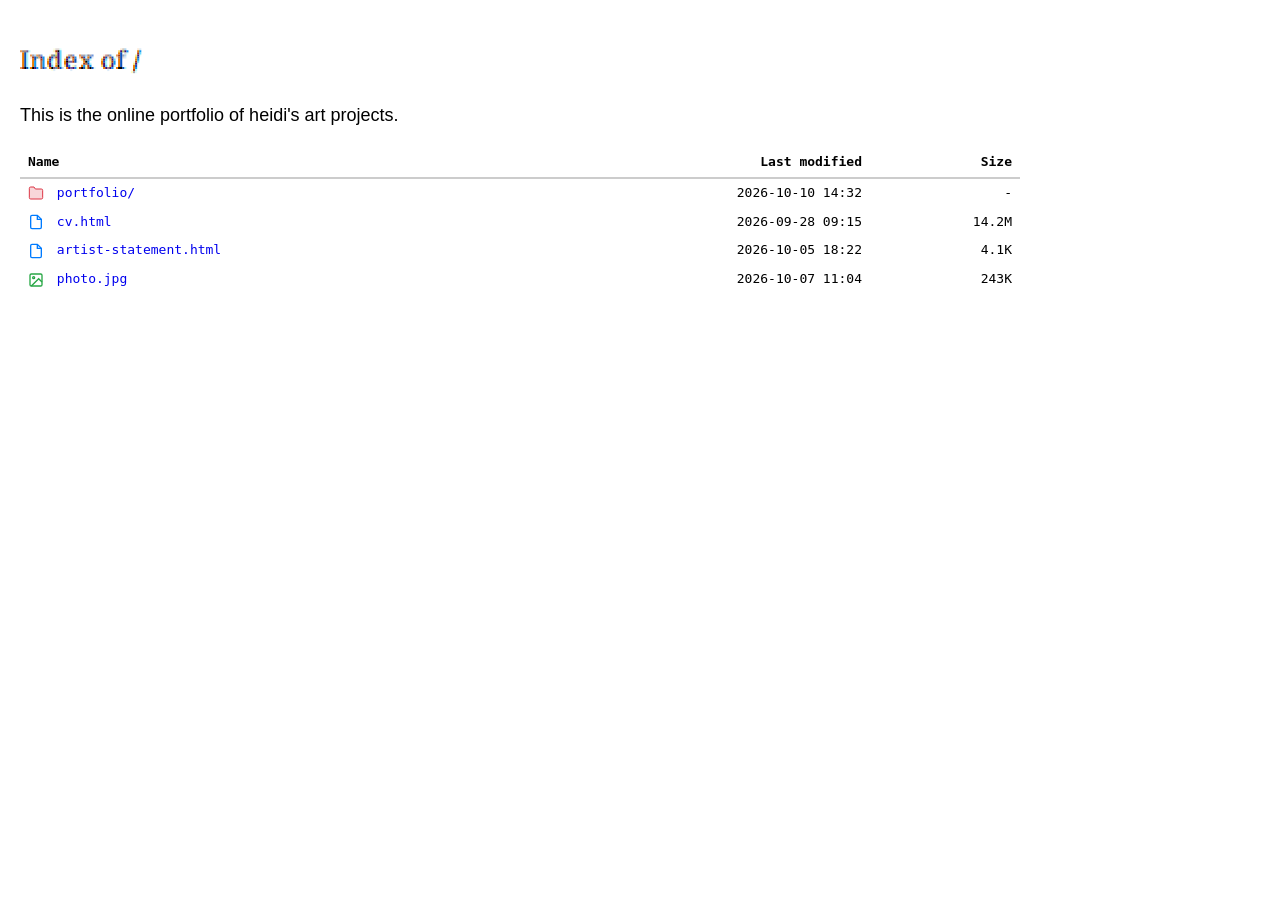
<file: index.html>
<!DOCTYPE html>
<html lang="en">
<head>
    <meta charset="UTF-8">
    <meta name="viewport" content="width=device-width, initial-scale=1.0">
    <title>Heidi.si :: Index of /</title>
    <link rel="stylesheet" type="text/css" href="style.css"></link>
    <style>
@import url('https://fonts.googleapis.com/css2?family=Coral+Pixels&display=swap');
</style>
</head>
<body>

    <h1>Index of /</h1>
<p>This is the online portfolio of heidi's art projects. <!--<a href="#">Click here to compile and download everything in one pdf.</a>--></p>
<div class="table">
    <table>
        <thead>
            <tr>
                <th style="width: 60%;"><a href="#">Name</a></th>
                <th style="width: 25%; text-align: right;"><a href="#">Last modified</a></th>
                <th style="width: 15%; text-align: right;"><a href="#">Size</a></th>
            </tr>
        </thead>
        <tbody>

            <!-- Folder Example -->
            <tr>
                <td>
                    <!-- Folder Icon -->
                    <svg class="icon" viewBox="0 0 24 24" fill="#f8d7da" stroke="#dc3545" stroke-width="1.5"><path d="M22 19a2 2 0 0 1-2 2H4a2 2 0 0 1-2-2V5a2 2 0 0 1 2-2h5l2 3h9a2 2 0 0 1 2 2z"/></svg>
                    <a href="portfolio/index.html">portfolio/</a>
                </td>
                <td class="val-date">2026-10-10 14:32</td>
                <td class="val-size">-</td>
            </tr>

            <!-- Archive/Zip File Example -->
            <tr>
                <td>
                    <svg class="icon" viewBox="0 0 24 24" fill="none" stroke="#007bff" stroke-width="2"><path d="M14 2H6a2 2 0 0 0-2 2v16a2 2 0 0 0 2 2h12a2 2 0 0 0 2-2V8z"/><polyline points="14 2 14 8 20 8"/></svg>
                    <a target="_blank" href="cv.html">cv.html</a>
                </td>
                <td class="val-date">2026-09-28 09:15</td>
                <td class="val-size">14.2M</td>
            </tr>

            <tr>
                <td>
                    <!-- Document Icon -->
                    <svg class="icon" viewBox="0 0 24 24" fill="none" stroke="#007bff" stroke-width="2"><path d="M14 2H6a2 2 0 0 0-2 2v16a2 2 0 0 0 2 2h12a2 2 0 0 0 2-2V8z"/><polyline points="14 2 14 8 20 8"/></svg>
                    <a target="_blank" href="artist-statement.html">artist-statement.html</a>
                </td>
                <td class="val-date">2026-10-05 18:22</td>
                <td class="val-size">4.1K</td>
            </tr>

            <!-- Image File Example -->
            <tr>
                <td>
                    <!-- Image Icon -->
                    <svg class="icon" viewBox="0 0 24 24" fill="none" stroke="#28a745" stroke-width="2"><rect x="3" y="3" width="18" height="18" rx="2" ry="2"/><circle cx="8.5" cy="8.5" r="1.5"/><polyline points="21 15 16 10 5 21"/></svg>
                    <a target="_blank" href="photo.jpg">photo.jpg</a>
                </td>
                <td class="val-date">2026-10-07 11:04</td>
                <td class="val-size">243K</td>
            </tr>


        </tbody>
    </table></div>
    
<script src="script.js"></script>
</body>
</html>
</file>
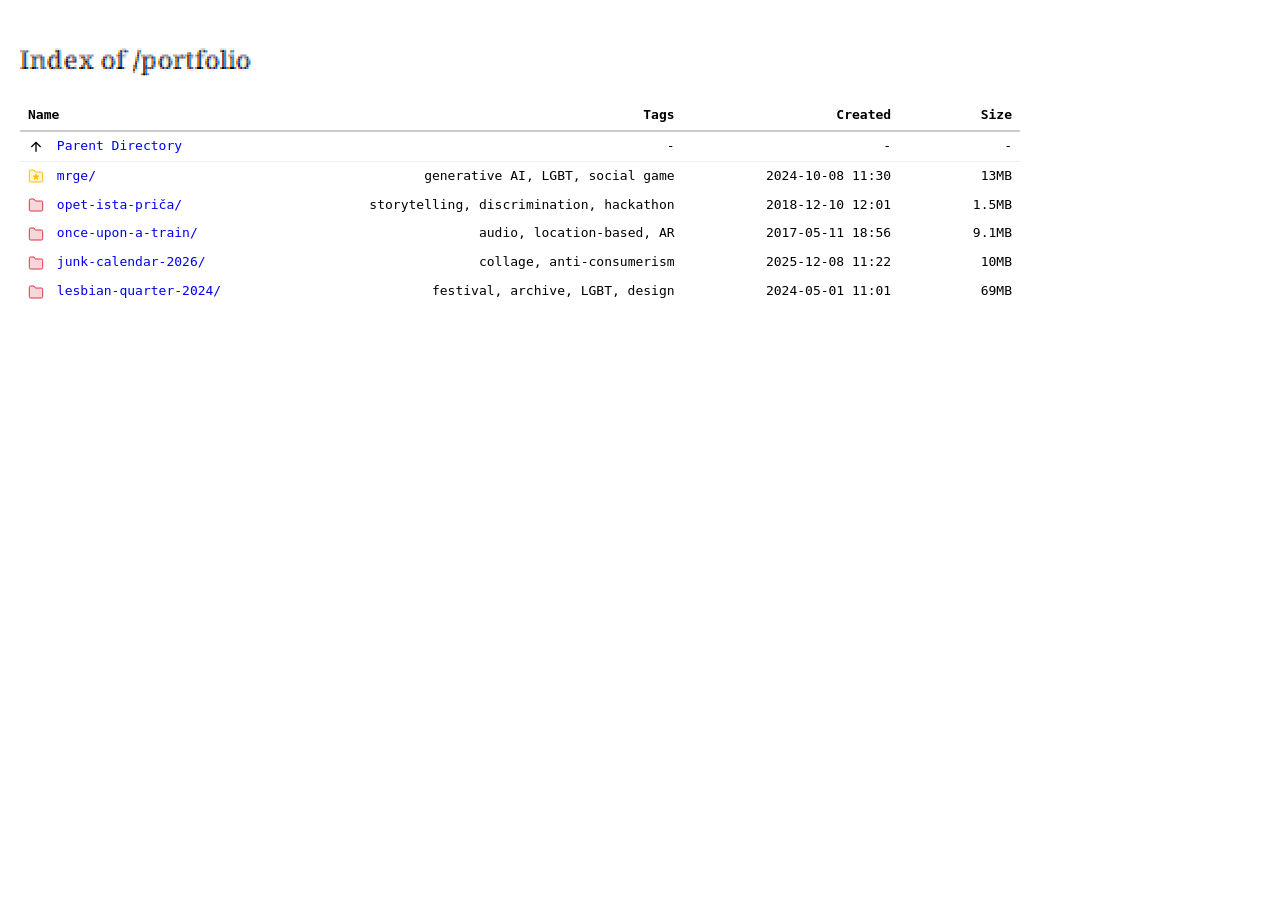
<file: portfolio/index.html>
<!DOCTYPE html>
<html lang="en">
<head>
    <meta charset="UTF-8">
    <meta name="viewport" content="width=device-width, initial-scale=1.0">
    <title>Heidi.si :: Index of /portfolio</title>
    <link rel="stylesheet" type="text/css" href="../style.css"></link>
    <style>
@import url('https://fonts.googleapis.com/css2?family=Coral+Pixels&display=swap');
</style>
</head>
<body>

    <h1>Index of /portfolio</h1>
    <div class="table">
    <table>
        <thead>
            <tr>
                <th style="width: 40%;"><a href="#">Name</a></th>

                <th style="width: 20%; text-align: right;"><a href="#">Tags</a></th>
                <th style="width: 25%; text-align: right;"><a href="#">Created</a></th>
                <th style="width: 15%; text-align: right;"><a href="#">Size</a></th>
            </tr>
        </thead>
        <tbody>
          
            <tr class="parent-row">
                <td>
                    
                    <svg class="icon" viewBox="0 0 24 24" fill="none" stroke="currentColor" stroke-width="2"><path d="M12 19V5M5 12l7-7 7 7"/></svg>
                    <a href="../index.html">Parent Directory</a>
                </td>
                <td class="val-tags">-</td>
                <td class="val-date">-</td>
                <td class="val-size">-</td>
            </tr>

             <!-- Starred Folder / Featured Work Example -->
<tr> 
    <td>
        <!-- Starred Folder Icon -->
        <svg class="icon" viewBox="0 0 24 24" fill="#fff3cd" stroke="#ffc107" stroke-width="1.5">
            <path d="M22 19a2 2 0 0 1-2 2H4a2 2 0 0 1-2-2V5a2 2 0 0 1 2-2h5l2 3h9a2 2 0 0 1 2 2z"/>
            <!-- Star shape knocked out/drawn inside the folder -->
            <polygon fill="#ffc107" points="12,9.5 13.2,12 16,12.2 13.8,14 14.5,16.7 12,15.2 9.5,16.7 10.2,14 8,12.2 10.8,12" />
        </svg>
        <a href="mrge/index.html">mrge/</a>
    </td>
    <td class="val-tags">generative AI, LGBT, social game</td>
    <td class="val-date">2024-10-08 11:30</td>
    <td class="val-size">13MB</td>
</tr>
            

            <!-- Folder Example -->
            <tr>
                <td>
                    <!-- Folder Icon -->
                    <svg class="icon" viewBox="0 0 24 24" fill="#f8d7da" stroke="#dc3545" stroke-width="1.5"><path d="M22 19a2 2 0 0 1-2 2H4a2 2 0 0 1-2-2V5a2 2 0 0 1 2-2h5l2 3h9a2 2 0 0 1 2 2z"/></svg>
                    <a href="opet-ista-prica/index.html">opet-ista-priča/</a>
                </td>
                 <td class="val-tags">storytelling, discrimination, hackathon</td>
                <td class="val-date">2018-12-10 12:01</td>
                <td class="val-size">1.5MB</td>
            </tr>

              <tr>
                <td>
                    <!-- Folder Icon -->
                    <svg class="icon" viewBox="0 0 24 24" fill="#f8d7da" stroke="#dc3545" stroke-width="1.5"><path d="M22 19a2 2 0 0 1-2 2H4a2 2 0 0 1-2-2V5a2 2 0 0 1 2-2h5l2 3h9a2 2 0 0 1 2 2z"/></svg>
                    <a href="once-upon-a-train/index.html">once-upon-a-train/</a>
                </td>
                 <td class="val-tags">audio, location-based, AR</td>
                <td class="val-date">2017-05-11 18:56</td>
                <td class="val-size">9.1MB</td>
            </tr>

            <tr>
                <td>
                    <!-- Folder Icon -->
                    <svg class="icon" viewBox="0 0 24 24" fill="#f8d7da" stroke="#dc3545" stroke-width="1.5"><path d="M22 19a2 2 0 0 1-2 2H4a2 2 0 0 1-2-2V5a2 2 0 0 1 2-2h5l2 3h9a2 2 0 0 1 2 2z"/></svg>
                    <a href="calendar-2026/index.html">junk-calendar-2026/</a>
                </td>
                 <td class="val-tags">collage, anti-consumerism</td>
                <td class="val-date">2025-12-08 11:22</td>
                <td class="val-size">10MB</td>
            </tr>

             <tr>
                <td>
                    <!-- Folder Icon -->
                    <svg class="icon" viewBox="0 0 24 24" fill="#f8d7da" stroke="#dc3545" stroke-width="1.5"><path d="M22 19a2 2 0 0 1-2 2H4a2 2 0 0 1-2-2V5a2 2 0 0 1 2-2h5l2 3h9a2 2 0 0 1 2 2z"/></svg>
                    <a href="lezbicna-cetrt-2024/index.html">lesbian-quarter-2024/</a>
                </td>
                 <td class="val-tags">festival, archive, LGBT, design</td>
                <td class="val-date">2024-05-01 11:01</td>
                <td class="val-size">69MB</td>
            </tr>
           
        </tbody>
    </table>
    </div>

<script src="../script.js"></script>

</body>
</html>
</file>
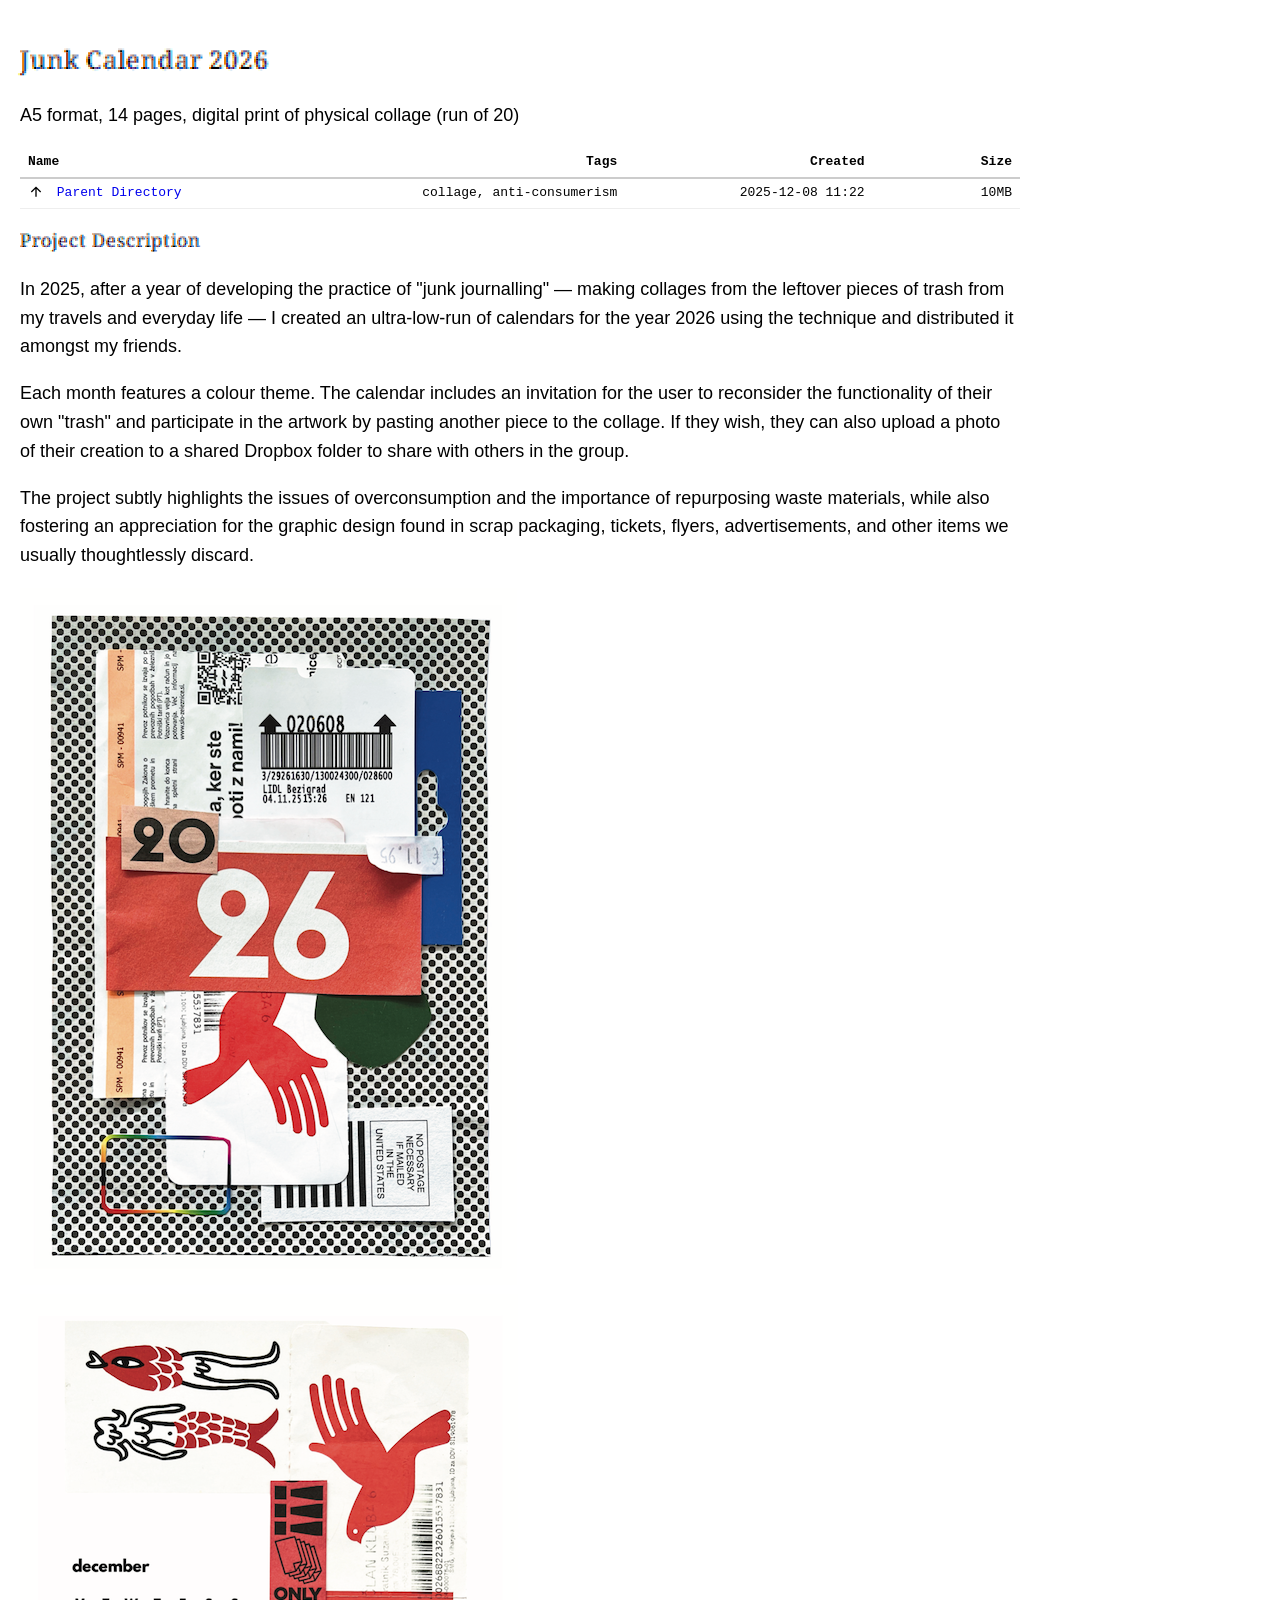
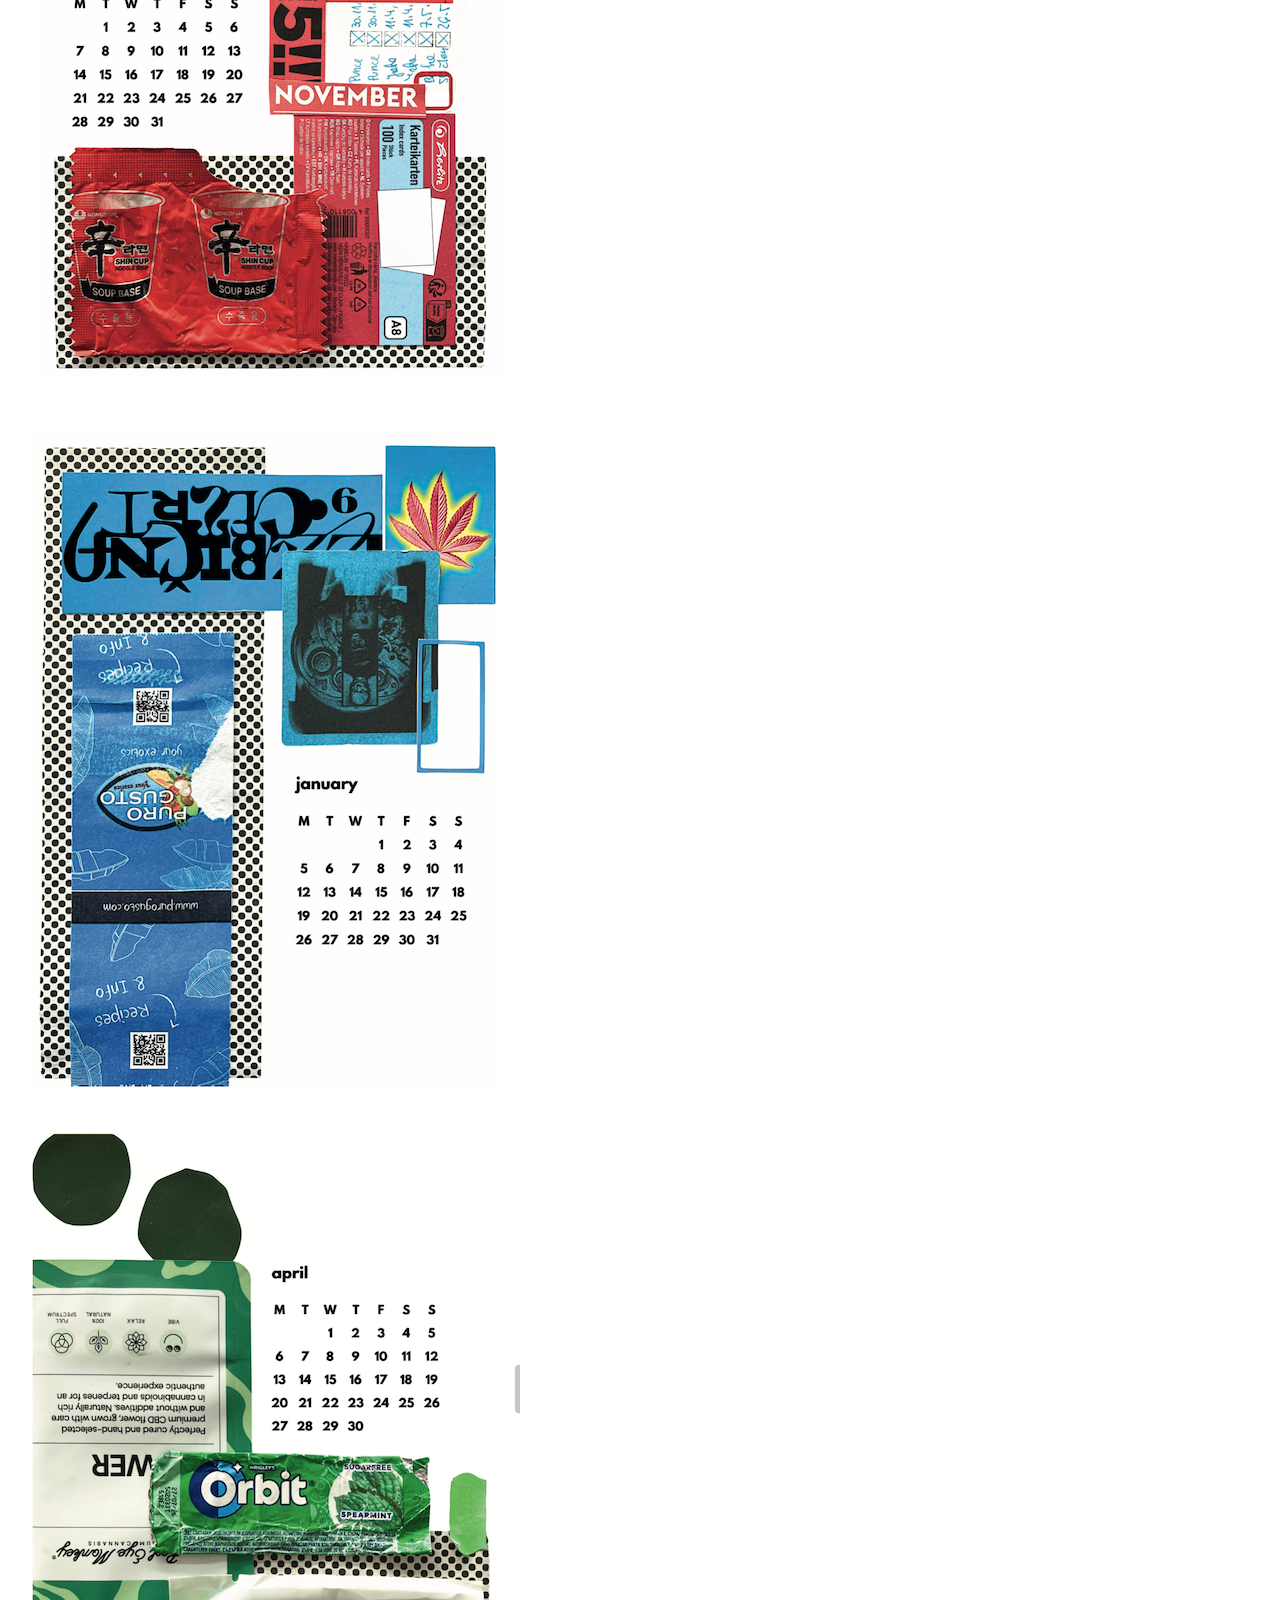
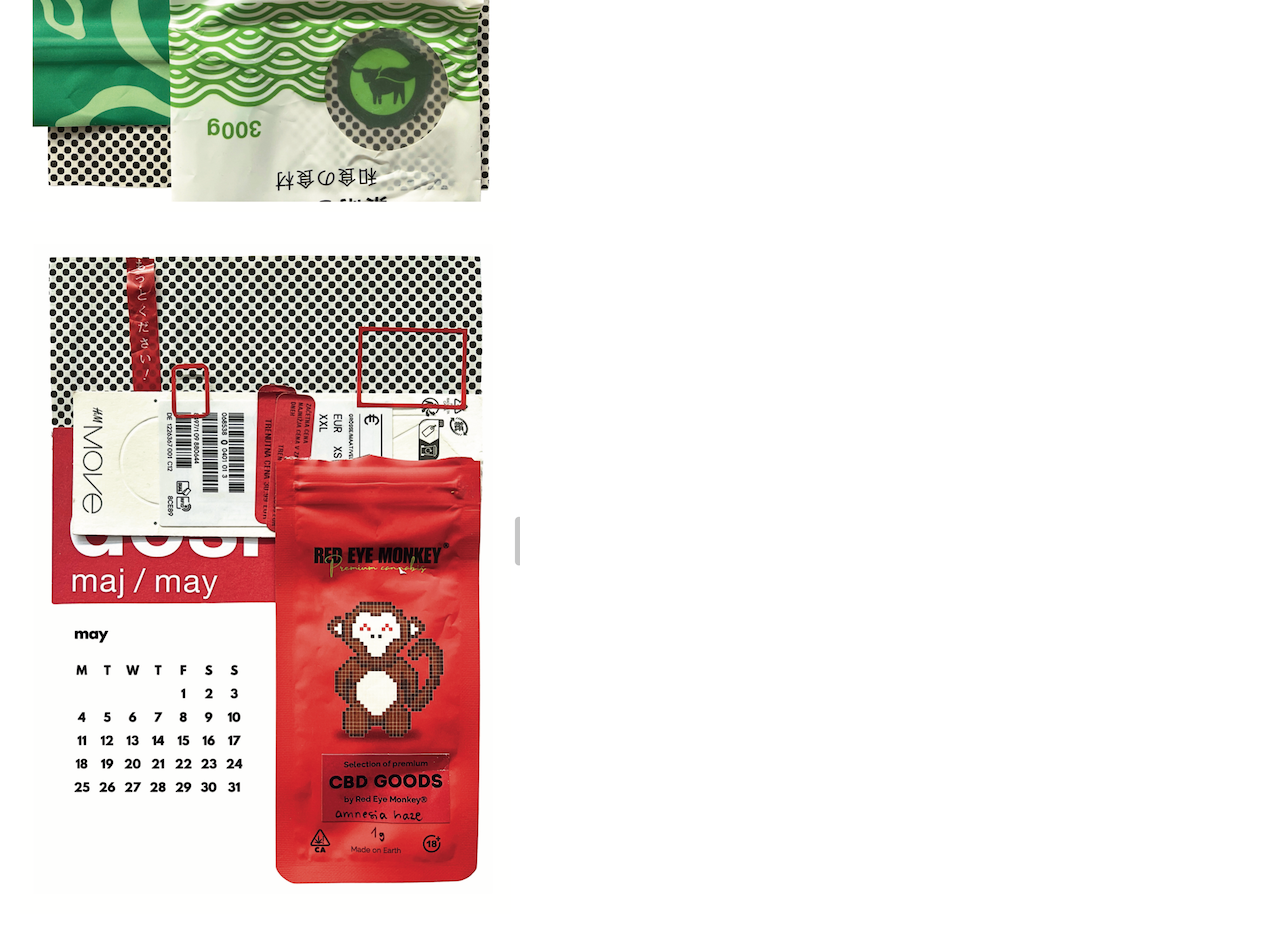
<file: portfolio/calendar-2026/index.html>
<!DOCTYPE html>
<html lang="en">
<head>
    <meta charset="UTF-8">
    <meta name="viewport" content="width=device-width, initial-scale=1.0">
    <title>Heidi.si :: Junk Calendar 2026</title>
    <link rel="stylesheet" type="text/css" href="../../style.css"></link>
    <style>
@import url('https://fonts.googleapis.com/css2?family=Coral+Pixels&display=swap');
</style>
</head>
<body>

    <h1>Junk Calendar 2026</h1>
<p>A5 format, 14 pages, digital print of physical collage (run of 20)</p>
<div class="table">
<table>
        <thead>
            <tr>
                <th style="width: 40%;"><a href="#">Name</a></th>

                <th style="width: 20%; text-align: right;"><a href="#">Tags</a></th>
                <th style="width: 25%; text-align: right;"><a href="#">Created</a></th>
                <th style="width: 15%; text-align: right;"><a href="#">Size</a></th>
            </tr>
        </thead>
        <tbody>
          
            <tr class="parent-row">
                <td>
                    
                    <svg class="icon" viewBox="0 0 24 24" fill="none" stroke="currentColor" stroke-width="2"><path d="M12 19V5M5 12l7-7 7 7"/></svg>
                    <a href="../index.html">Parent Directory</a>
                </td>
                <td class="val-tags">collage, anti-consumerism</td>
                <td class="val-date">2025-12-08 11:22	</td>
                <td class="val-size">10MB</td>
            </tr>
            </tbody></table></div>

            <h2>Project Description</h2>

<p>In 2025, after a year of developing the practice of "junk journalling" — making collages from the leftover pieces of trash from my travels and everyday life — I created an ultra-low-run of calendars for the year 2026 using the technique and distributed it amongst my friends.</p>
<p>Each month features a colour theme. The calendar includes an invitation for the user to reconsider the functionality of their own "trash" and participate in the artwork by pasting another piece to the collage. If they wish, they can also upload a photo of their creation to a shared Dropbox folder to share with others in the group.</p>
<p>The project subtly highlights the issues of overconsumption and the importance of repurposing waste materials, while also fostering an appreciation for the graphic design found in scrap packaging, tickets, flyers, advertisements, and other items we usually thoughtlessly discard.</p>

<img src="image00.png" alt="cover of calendar" />
<img src="image01.png" alt="collage for month of December" />
<img src="image02.png" alt="collage for month of January" />
<img src="image03.png" alt="collage for month of April" />
<img src="image04.png" alt="collage for month of May" />

<script src="../../script.js"></script>

</body>
</html>
</file>
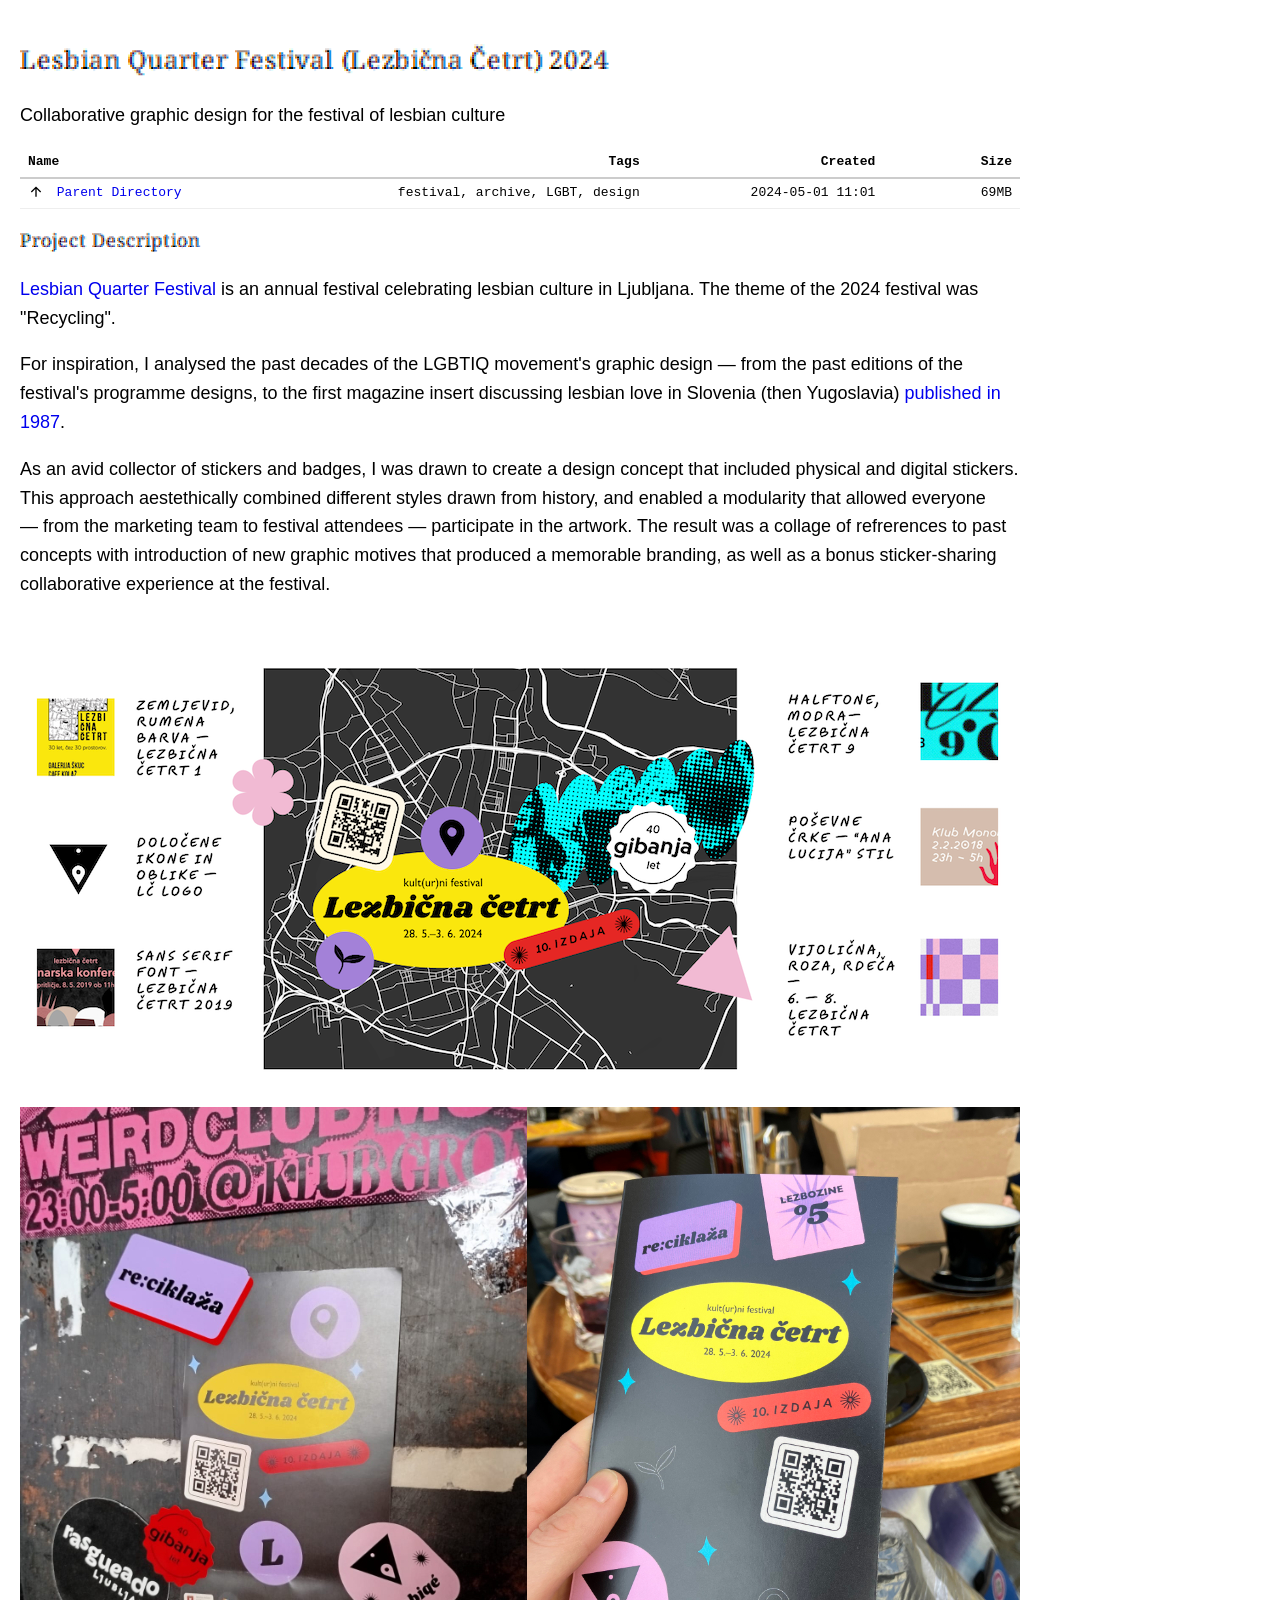
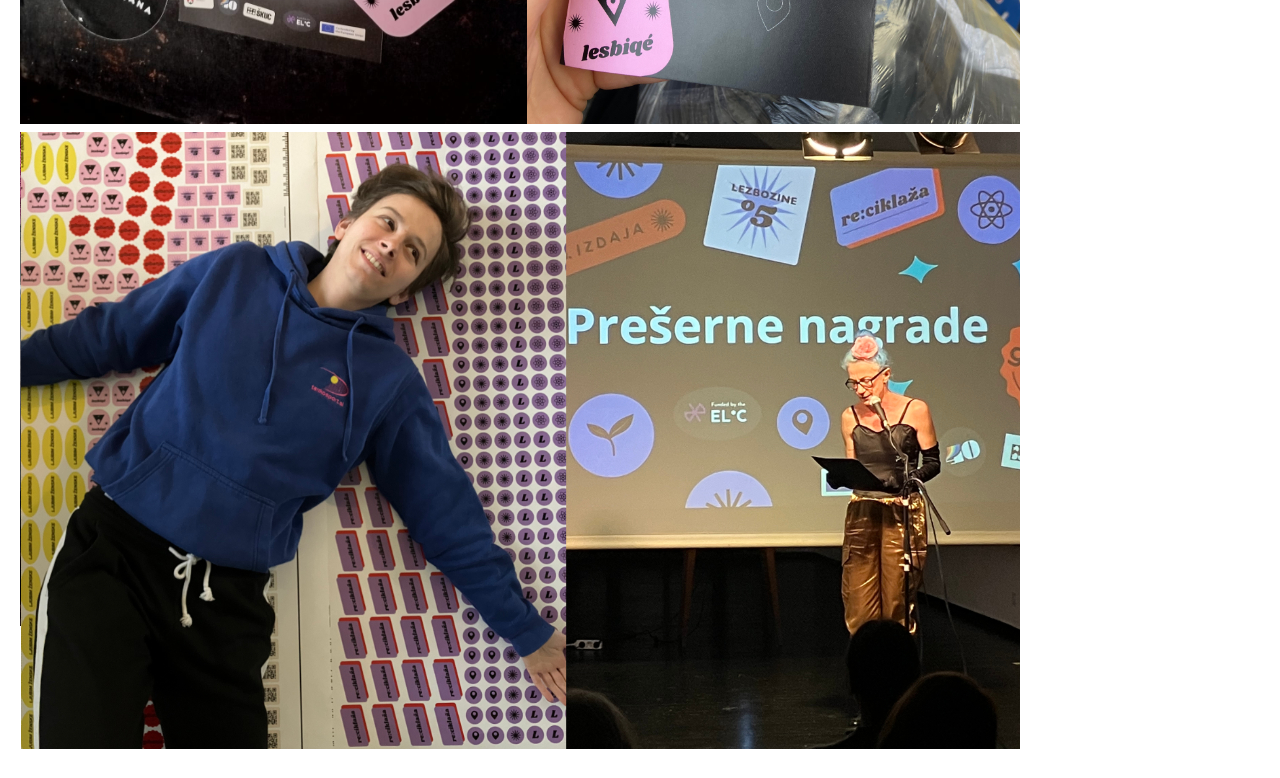
<file: portfolio/lezbicna-cetrt-2024/index.html>
<!DOCTYPE html>
<html lang="en">
<head>
    <meta charset="UTF-8">
    <meta name="viewport" content="width=device-width, initial-scale=1.0">
    <title>Heidi.si :: Lesbian Quarter Festival</title>
    <link rel="stylesheet" type="text/css" href="../../style.css"></link>
    <style>
@import url('https://fonts.googleapis.com/css2?family=Coral+Pixels&display=swap');
</style>
</head>
<body>

    <h1>Lesbian Quarter Festival (Lezbična Četrt) 2024</h1>
<p>Collaborative graphic design for the festival of lesbian culture</p>
<div class="table">
<table>
        <thead>
            <tr>
                <th style="width: 40%;"><a href="#">Name</a></th>

                <th style="width: 20%; text-align: right;"><a href="#">Tags</a></th>
                <th style="width: 25%; text-align: right;"><a href="#">Created</a></th>
                <th style="width: 15%; text-align: right;"><a href="#">Size</a></th>
            </tr>
        </thead>
        <tbody>
          
            <tr class="parent-row">
                <td>
                    
                    <svg class="icon" viewBox="0 0 24 24" fill="none" stroke="currentColor" stroke-width="2"><path d="M12 19V5M5 12l7-7 7 7"/></svg>
                    <a href="../index.html">Parent Directory</a>
                </td>
                <td class="val-tags">festival, archive, LGBT, design</td>
                <td class="val-date">2024-05-01 11:01</td>
                <td class="val-size">69MB</td>
            </tr>
            </tbody></table></div>

            <h2>Project Description</h2>
<p><a target="_blank" href="https://lezbicnacetrt.si/">Lesbian Quarter Festival</a> is an annual festival celebrating lesbian culture in Ljubljana. The theme of the 2024 festival was "Recycling".</p>
<p>For inspiration, I analysed the past decades of the LGBTIQ movement's graphic design — from the past editions of the festival's programme designs, to the first magazine insert discussing lesbian love in Slovenia (then Yugoslavia) <a target="_blank" href="https://www.delo.si/magazin/svet-so-ljudje/ko-so-lezbijke-izstopile-iz-anonimnosti-v-javnost">published in 1987</a>.
</p>
<p>
As an avid collector of stickers and badges, I was drawn to create a design concept that included physical and digital stickers. This approach aestethically combined different styles drawn from history, and enabled a modularity that allowed everyone — from the marketing team to festival attendees — participate in the artwork. The result was a collage of refrerences to past concepts with introduction of new graphic motives that produced a memorable branding, as well as a bonus sticker-sharing collaborative experience at the festival.
</p>

<img src="image02.png" alt="conceptualisaton of the design" />
<img src="image01.jpg" alt="implementation of the poster and stickers" />
<img src="image.jpg" alt="implementation of design and stickers" />

<script src="../../script.js"></script>

</body>
</html>
</file>
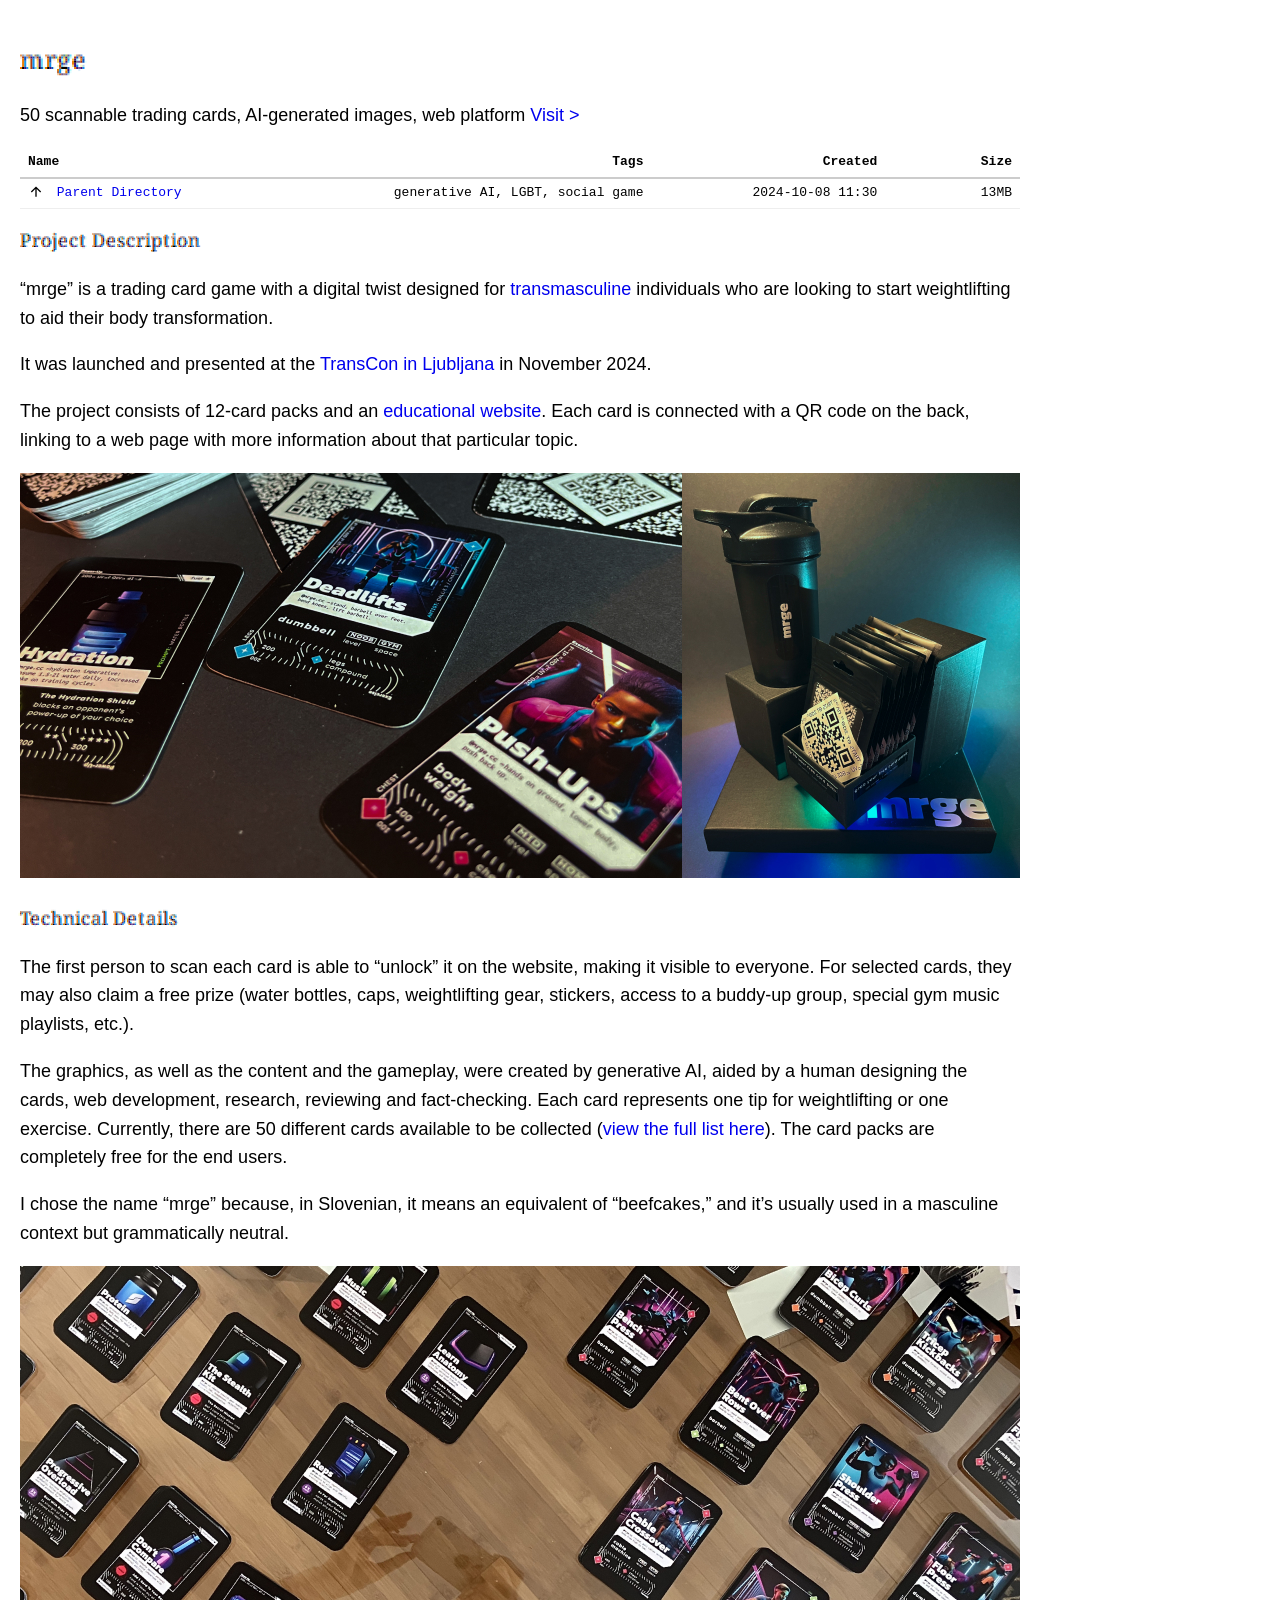
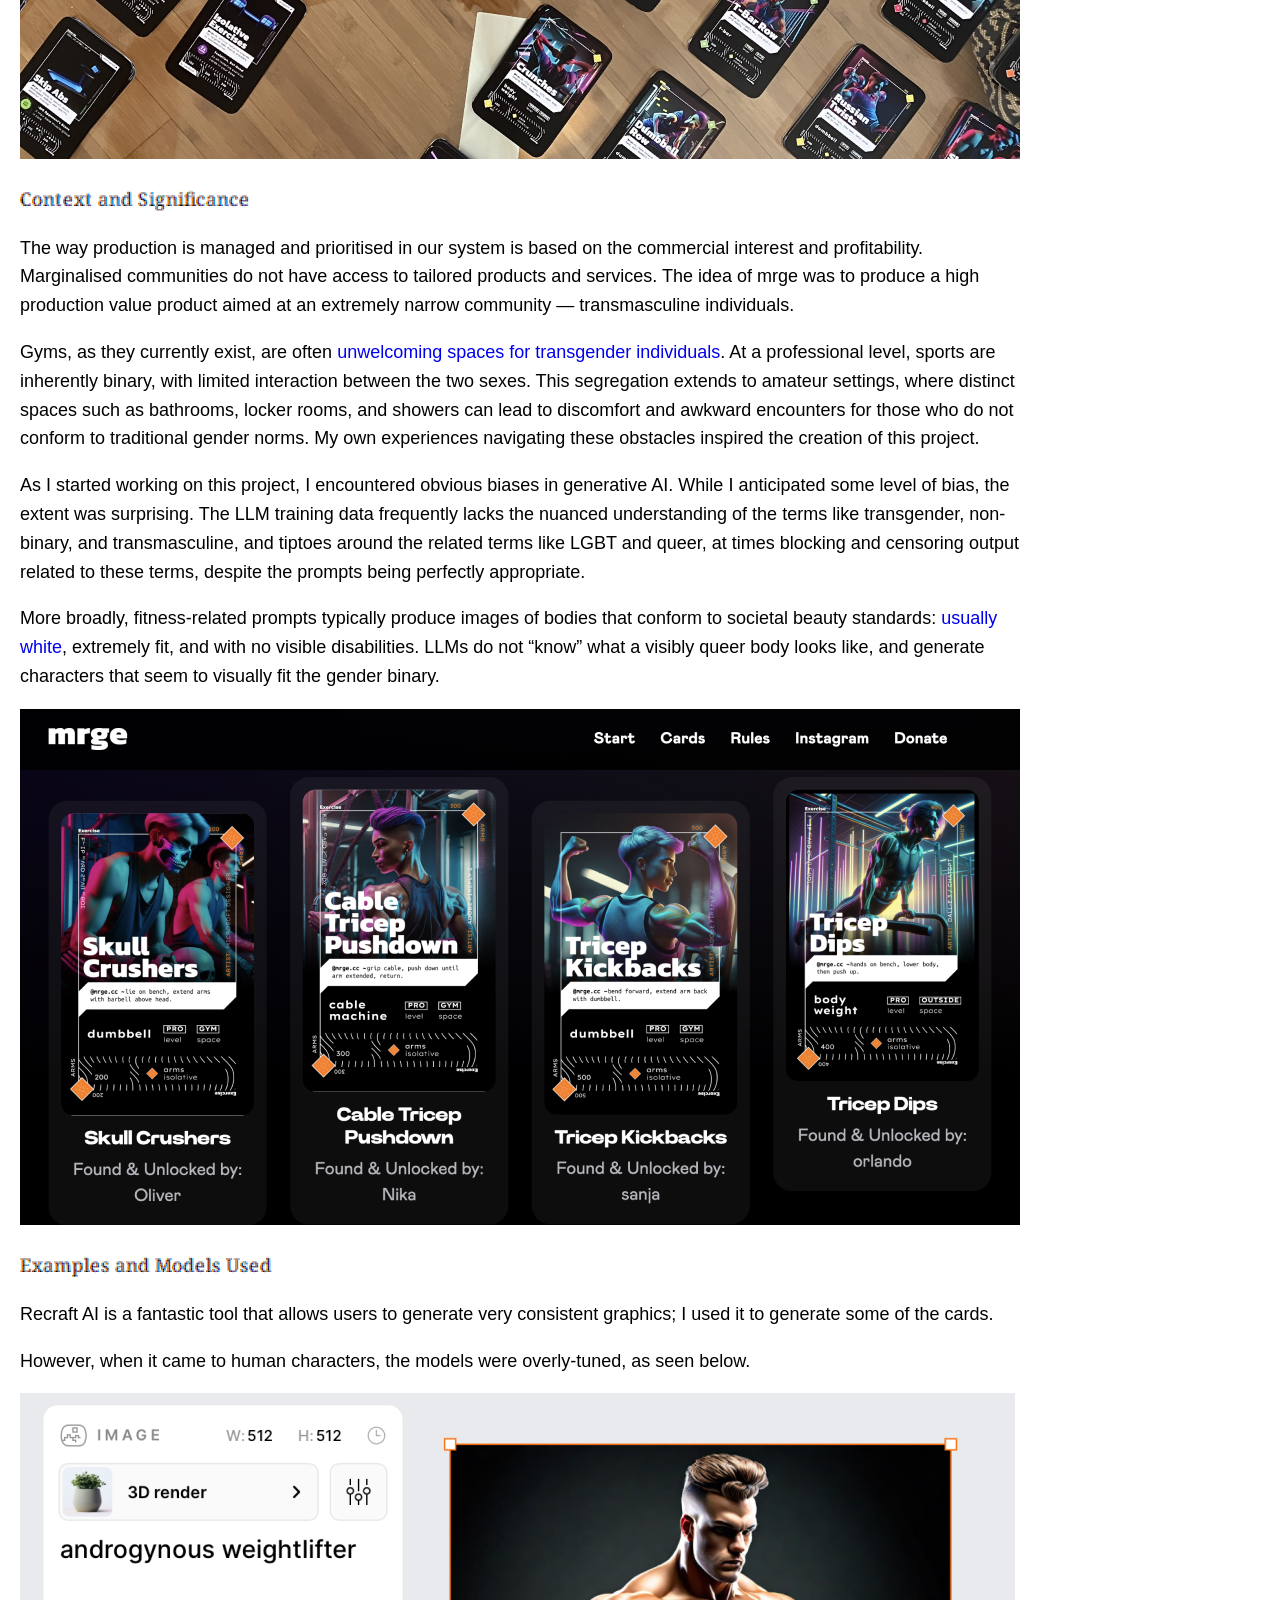
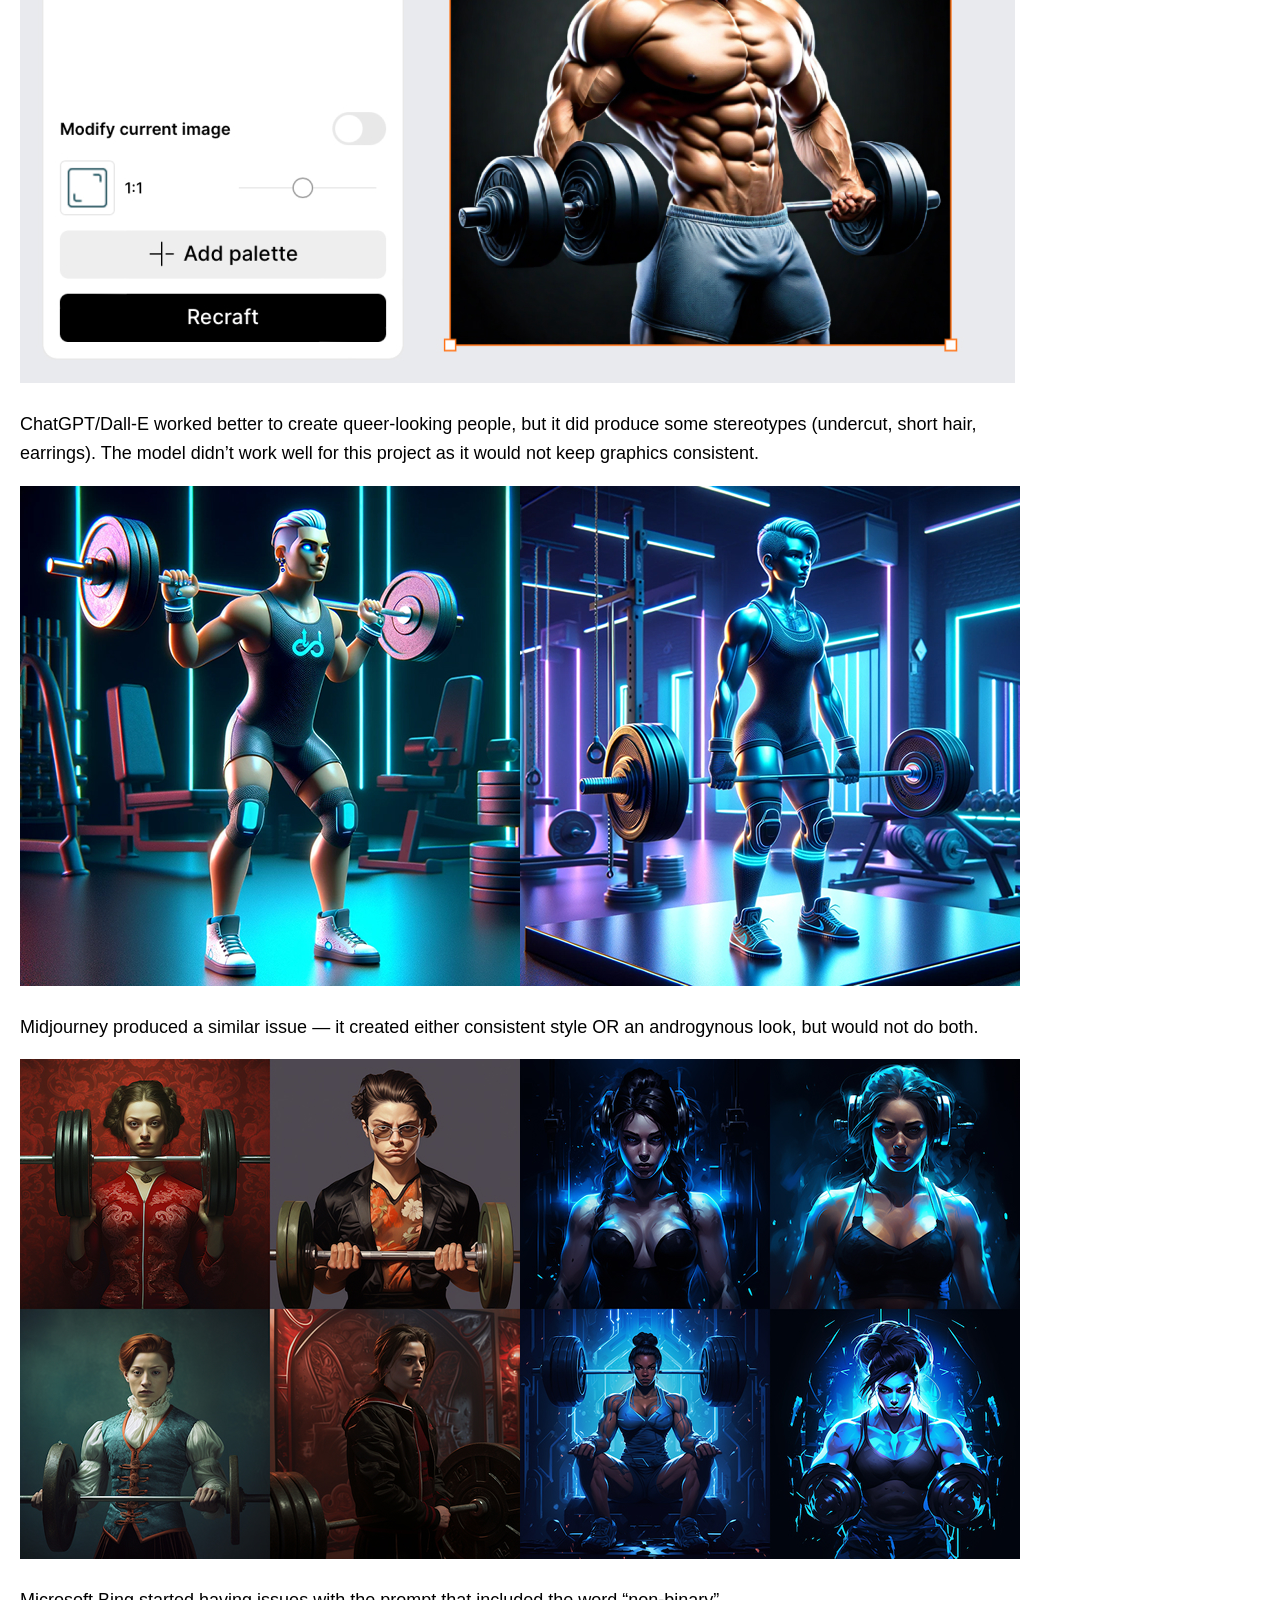
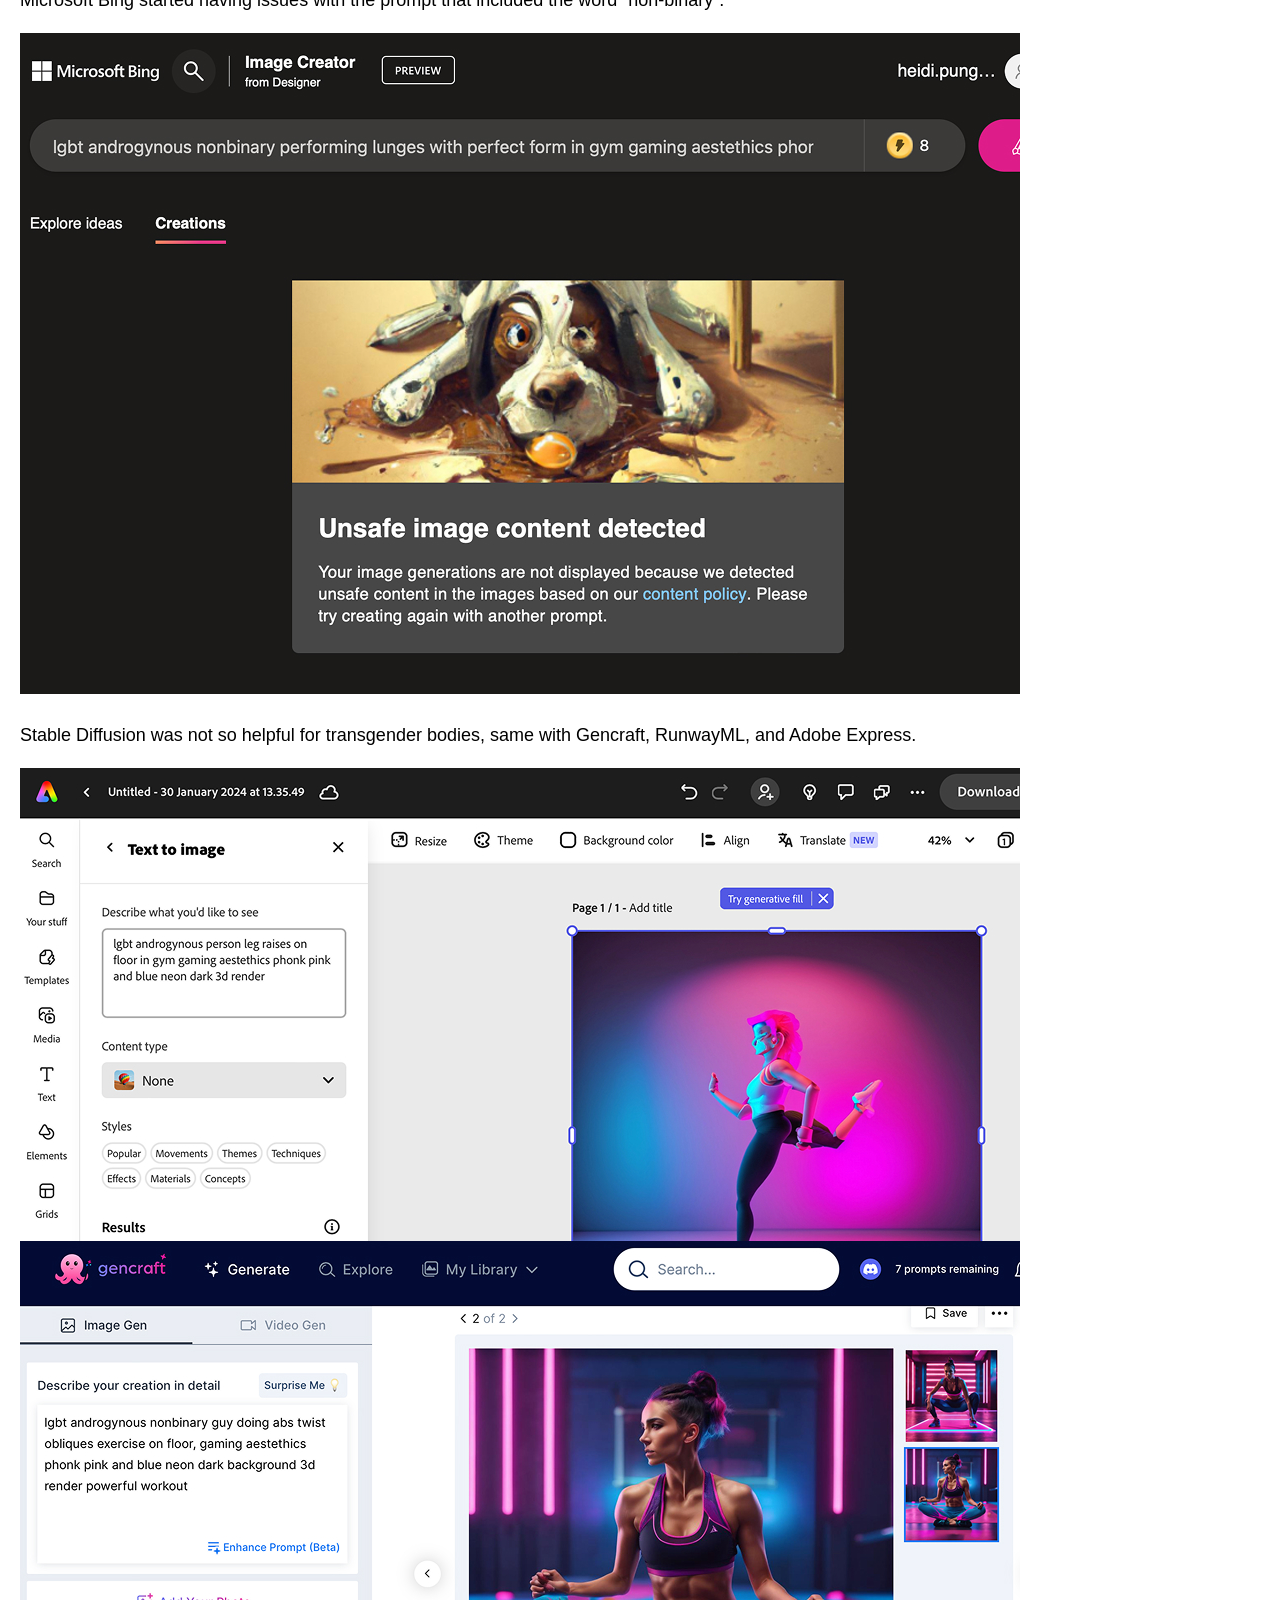
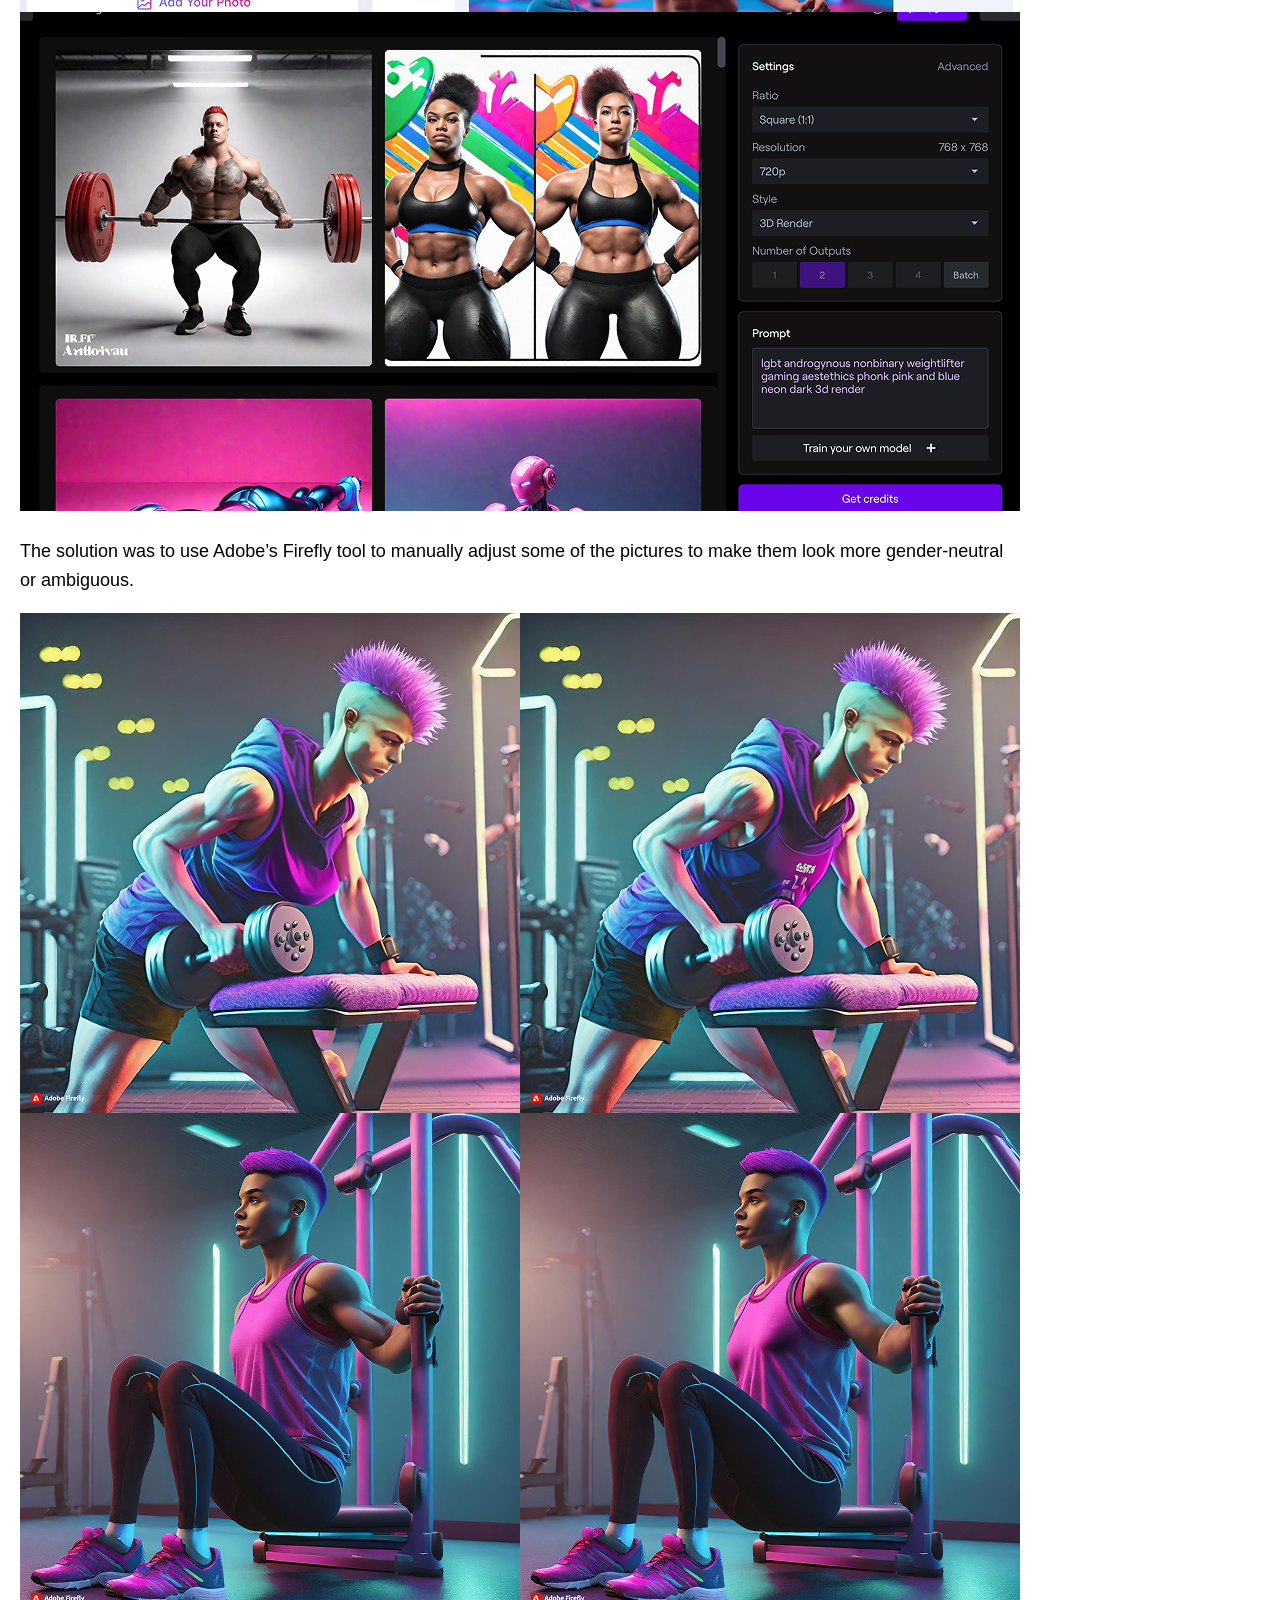
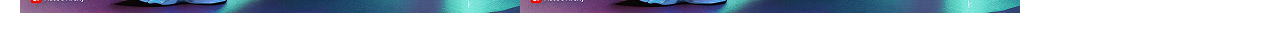
<file: portfolio/mrge/index.html>
<!DOCTYPE html>
<html lang="en">
<head>
    <meta charset="UTF-8">
    <meta name="viewport" content="width=device-width, initial-scale=1.0">
    <title>Heidi.si :: mrge</title>
    <link rel="stylesheet" type="text/css" href="../../style.css"></link>
    <style>
@import url('https://fonts.googleapis.com/css2?family=Coral+Pixels&display=swap');
</style>
</head>
<body>

    <h1>mrge</h1>
<p>50 scannable trading cards, AI-generated images, web platform <a target="_blank" href="https://mrge.cc/">Visit ></a></p>
<div class="table">
<table>
        <thead>
            <tr>
                <th style="width: 40%;"><a href="#">Name</a></th>

                <th style="width: 20%; text-align: right;"><a href="#">Tags</a></th>
                <th style="width: 25%; text-align: right;"><a href="#">Created</a></th>
                <th style="width: 15%; text-align: right;"><a href="#">Size</a></th>
            </tr>
        </thead>
        <tbody>
          
            <tr class="parent-row">
                <td>
                    
                    <svg class="icon" viewBox="0 0 24 24" fill="none" stroke="currentColor" stroke-width="2"><path d="M12 19V5M5 12l7-7 7 7"/></svg>
                    <a href="../index.html">Parent Directory</a>
                </td>
                <td class="val-tags">generative AI, LGBT, social game</td>
                <td class="val-date">2024-10-08 11:30</td>
                <td class="val-size">13MB</td>
            </tr>
            </tbody></table></div>

            <h2>Project Description</h2>

<p>“mrge” is a trading card game with a digital twist designed for <a href="https://nonbinary.wiki/wiki/Transmasculine" target="_blank">transmasculine</a> individuals who are looking to start weightlifting to aid their body transformation.</p>

<p>It was launched and presented at the <a target="_blank" href="https://transakcija.si/transcon/">TransCon in Ljubljana</a> in November 2024.</p>

<p>The project consists of 12-card packs and an <a target="_blank" href="https://mrge.cc/">educational website</a>. Each card is connected with a QR code on the back, linking to a web page with more information about that particular topic.
</p>

<img src="image01.jpg" alt="photo of some of the cards" />

<h2>Technical Details</h2>
<p>The first person to scan each card is able to “unlock” it on the website, making it visible to everyone. For selected cards, they may also claim a free prize (water bottles, caps, weightlifting gear, stickers, access to a buddy-up group, special gym music playlists, etc.).</p>
<p>The graphics, as well as the content and the gameplay, were created by generative AI, aided by a human designing the cards, web development, research, reviewing and fact-checking. Each card represents one tip for weightlifting or one exercise. Currently, there are 50 different cards available to be collected (<a href="https://mrge.cc/cards" target="_blank">view the full list here</a>). The card packs are completely free for the end users.</p>
<p>I chose the name “mrge” because, in Slovenian, it means an equivalent of “beefcakes,” and it’s usually used in a masculine context but grammatically neutral.</p>

<img src="image02.jpg" alt="presentation of the cards" />

<h2>Context and Significance</h2>
<p>The way production is managed and prioritised in our system is based on the commercial interest and profitability. Marginalised communities do not have access to tailored products and services. The idea of mrge was to produce a high production value product aimed at an extremely narrow community — transmasculine individuals.</p>
<p>Gyms, as they currently exist, are often <a target="_blank" href="https://scholarworks.calstate.edu/downloads/cn69m655g">unwelcoming spaces for transgender individuals</a>. At a professional level, sports are inherently binary, with limited interaction between the two sexes. This segregation extends to amateur settings, where distinct spaces such as bathrooms, locker rooms, and showers can lead to discomfort and awkward encounters for those who do not conform to traditional gender norms. My own experiences navigating these obstacles inspired the creation of this project.</p>
<p>As I started working on this project, I encountered obvious biases in generative AI. While I anticipated some level of bias, the extent was surprising. The LLM training data frequently lacks the nuanced understanding of the terms like transgender, non-binary, and transmasculine, and tiptoes around the related terms like LGBT and queer, at times blocking and censoring output related to these terms, despite the prompts being perfectly appropriate.</p>
<p>More broadly, fitness-related prompts typically produce images of bodies that conform to societal beauty standards: <a href="https://www.genderit.org/feminist-talk/breaking-matrioska-gender-and-racial-biases-ai-generated-art" target="_blank">usually white</a>, extremely fit, and with no visible disabilities. LLMs do not “know” what a visibly queer body looks like, and generate characters that seem to visually fit the gender binary.</p>
<img src="image03.jpg" alt="screenshot of the website" />

<h2>Examples and Models Used</h2>
<p>Recraft AI is a fantastic tool that allows users to generate very consistent graphics; I used it to generate some of the cards.</p>
<p>However, when it came to human characters, the models were overly-tuned, as seen below.</p>
<img src="image04.jpg" alt="recraft results" />

<p>ChatGPT/Dall-E worked better to create queer-looking people, but it did produce some stereotypes (undercut, short hair, earrings). The model didn’t work well for this project as it would not keep graphics consistent.</p>
<img src="image05.jpg" alt="dall-e results" />

<p>Midjourney produced a similar issue — it created either consistent style OR an androgynous look, but would not do both.</p>
<img src="image06.png" alt="midjourney results" />

<p>Microsoft Bing started having issues with the prompt that included the word “non-binary”.</p>
<img src="image07.jpg" alt="microsoft bing results" />

<p>Stable Diffusion was not so helpful for transgender bodies, same with Gencraft, RunwayML, and Adobe Express.</p>
<img src="image08.jpg" alt="stable diffusion results" />

<p>The solution was to use Adobe’s Firefly tool to manually adjust some of the pictures to make them look more gender-neutral or ambiguous.</p>
<img src="image09.jpg" alt="firefly results" />

<script src="../../script.js"></script>

</body>
</html>
</file>
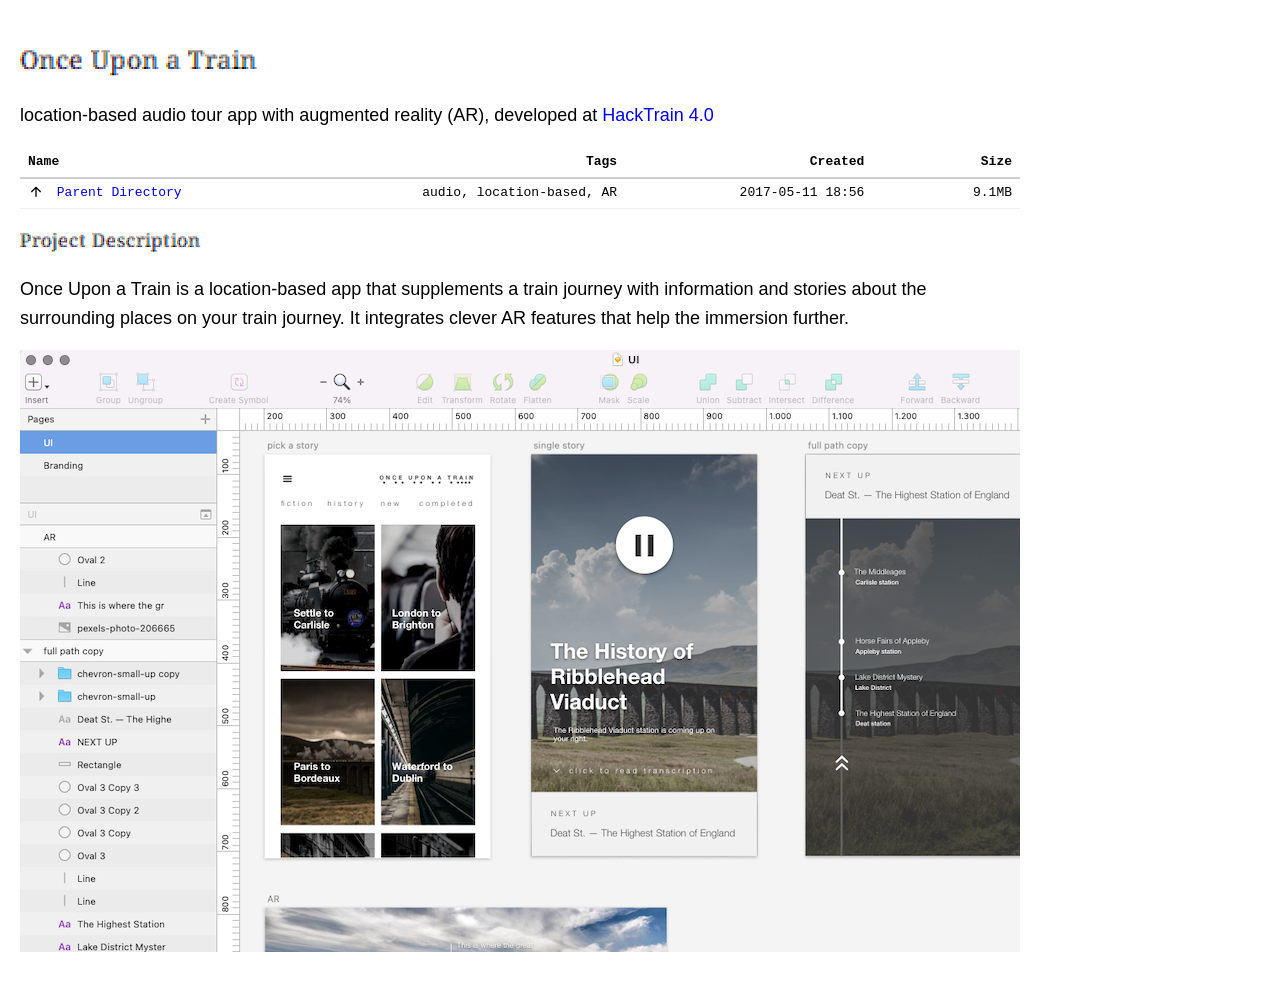
<file: portfolio/once-upon-a-train/index.html>
<!DOCTYPE html>
<html lang="en">
<head>
    <meta charset="UTF-8">
    <meta name="viewport" content="width=device-width, initial-scale=1.0">
    <title>Heidi.si :: Once Upon a Train</title>
    <link rel="stylesheet" type="text/css" href="../../style.css"></link>
    <style>
@import url('https://fonts.googleapis.com/css2?family=Coral+Pixels&display=swap');
</style>
</head>
<body>

    <h1>Once Upon a Train</h1>
<p>location-based audio tour app with augmented reality (AR), developed at <a href="https://devpost.com/software/once-upon-a-train" target="_blank"> HackTrain 4.0</a></p>
<div class="table">
<table>
        <thead>
            <tr>
                <th style="width: 40%;"><a href="#">Name</a></th>

                <th style="width: 20%; text-align: right;"><a href="#">Tags</a></th>
                <th style="width: 25%; text-align: right;"><a href="#">Created</a></th>
                <th style="width: 15%; text-align: right;"><a href="#">Size</a></th>
            </tr>
        </thead>
        <tbody>
          
            <tr class="parent-row">
                <td>
                    
                    <svg class="icon" viewBox="0 0 24 24" fill="none" stroke="currentColor" stroke-width="2"><path d="M12 19V5M5 12l7-7 7 7"/></svg>
                    <a href="../index.html">Parent Directory</a>
                </td>
                <td class="val-tags">audio, location-based, AR</td>
                <td class="val-date">2017-05-11 18:56</td>
                <td class="val-size">9.1MB</td>
            </tr>
            </tbody></table></div>

            <h2>Project Description</h2>

<p>Once Upon a Train is a location-based app that supplements a train journey with information and stories about the surrounding places on your train journey. It integrates clever AR features that help the immersion further.
</p>

<img src="image.png" alt="design of the app" />


<script src="../../script.js"></script>

</body>
</html>
</file>
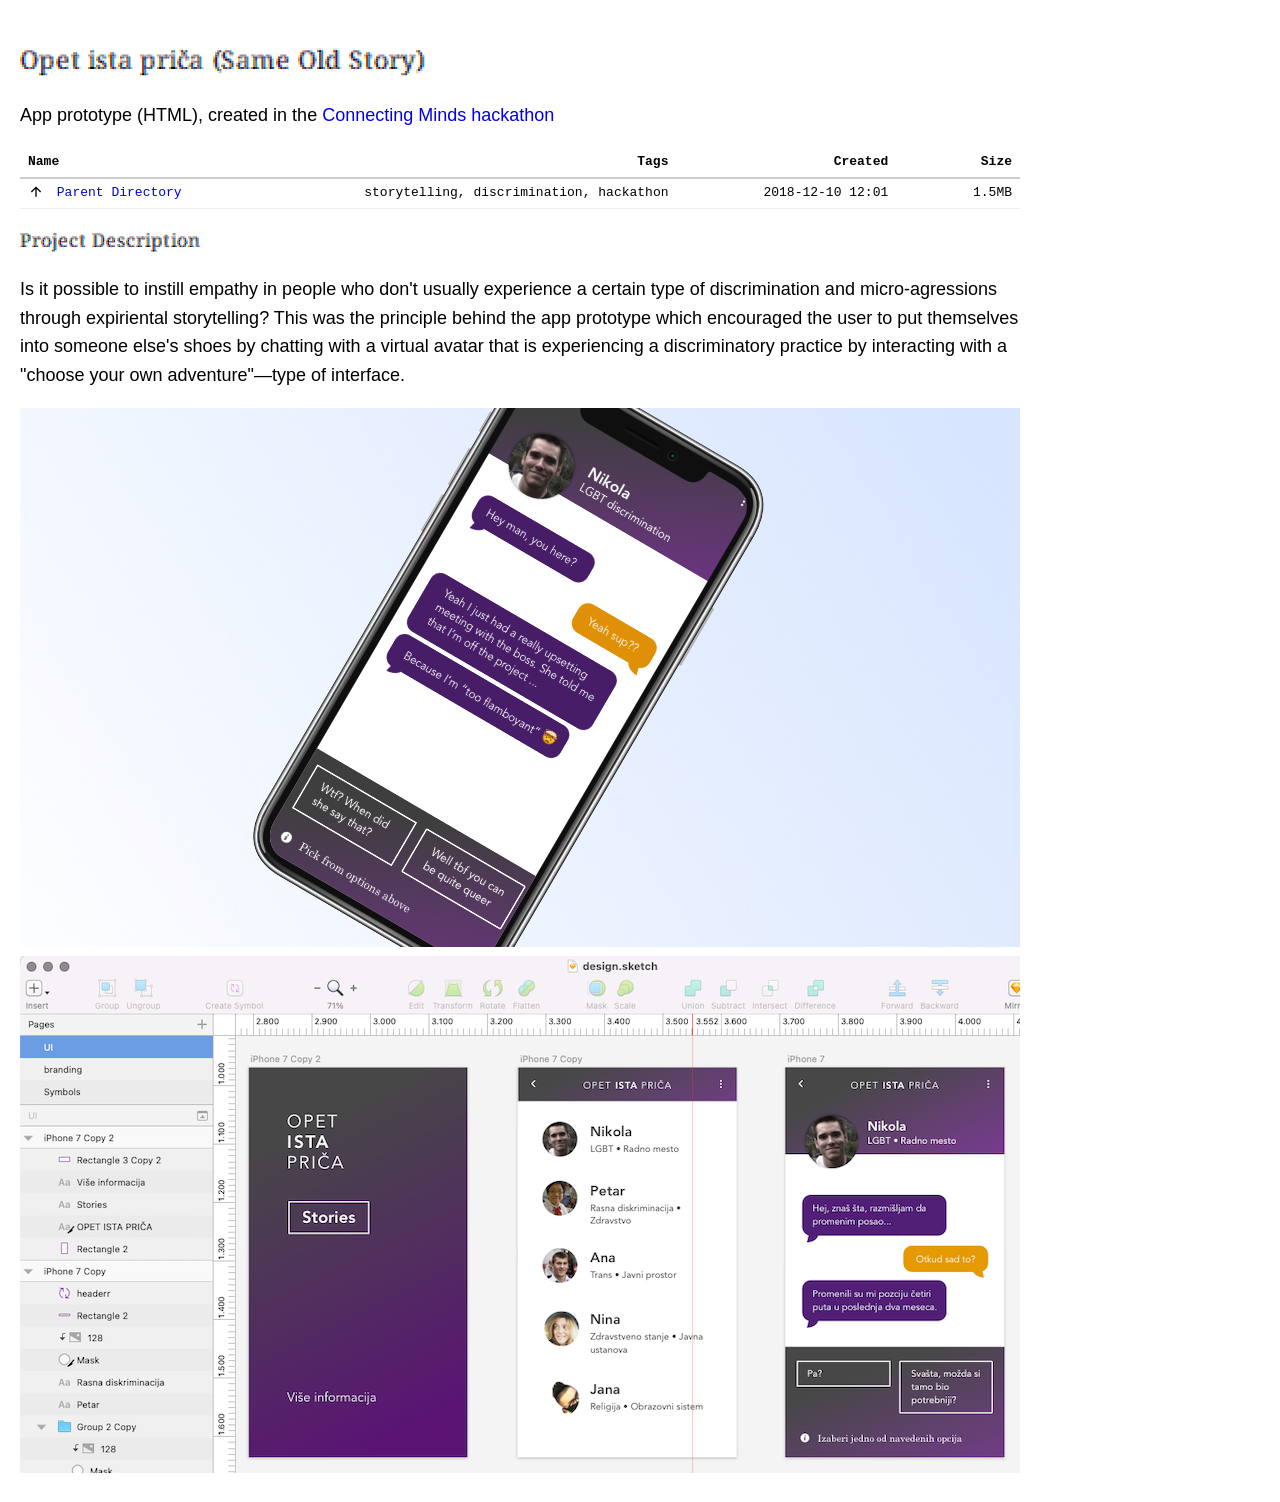
<file: portfolio/opet-ista-prica/index.html>
<!DOCTYPE html>
<html lang="en">
<head>
    <meta charset="UTF-8">
    <meta name="viewport" content="width=device-width, initial-scale=1.0">
    <title>Heidi.si :: Opet ista priča</title>
    <link rel="stylesheet" type="text/css" href="../../style.css"></link>
    <style>
@import url('https://fonts.googleapis.com/css2?family=Coral+Pixels&display=swap');
</style>
</head>
<body>

    <h1>Opet ista priča (Same Old Story)</h1>
<p>App prototype (HTML), created in the <a href="https://en.bfpe.org/calendar-bfpe-events/2nd-hackathon-connecting-minds-in-belgrade/" target="_blank">Connecting Minds hackathon</a></p>
<div class="table">
<table>
        <thead>
            <tr>
                <th style="width: 40%;"><a href="#">Name</a></th>

                <th style="width: 20%; text-align: right;"><a href="#">Tags</a></th>
                <th style="width: 25%; text-align: right;"><a href="#">Created</a></th>
                <th style="width: 15%; text-align: right;"><a href="#">Size</a></th>
            </tr>
        </thead>
        <tbody>
          
            <tr class="parent-row">
                <td>
                    
                    <svg class="icon" viewBox="0 0 24 24" fill="none" stroke="currentColor" stroke-width="2"><path d="M12 19V5M5 12l7-7 7 7"/></svg>
                    <a href="../index.html">Parent Directory</a>
                </td>
                <td class="val-tags">storytelling, discrimination, hackathon</td>
                <td class="val-date">2018-12-10 12:01</td>
                <td class="val-size">1.5MB</td>
            </tr>
            </tbody></table></div>

            <h2>Project Description</h2>

<p>Is it possible to instill empathy in people who don't usually experience a certain type of discrimination and micro-agressions through expiriental storytelling? This was the principle behind the app prototype which encouraged the user to put themselves into someone else's shoes by chatting with a virtual avatar that is experiencing a discriminatory practice by interacting with a "choose your own adventure"—type of interface.
</p>
<img src="image02.jpg" alt="discrimination app implementation" />
<img src="image.png" alt="discrimination app design" />


<script src="../../script.js"></script>

</body>
</html>
</file>
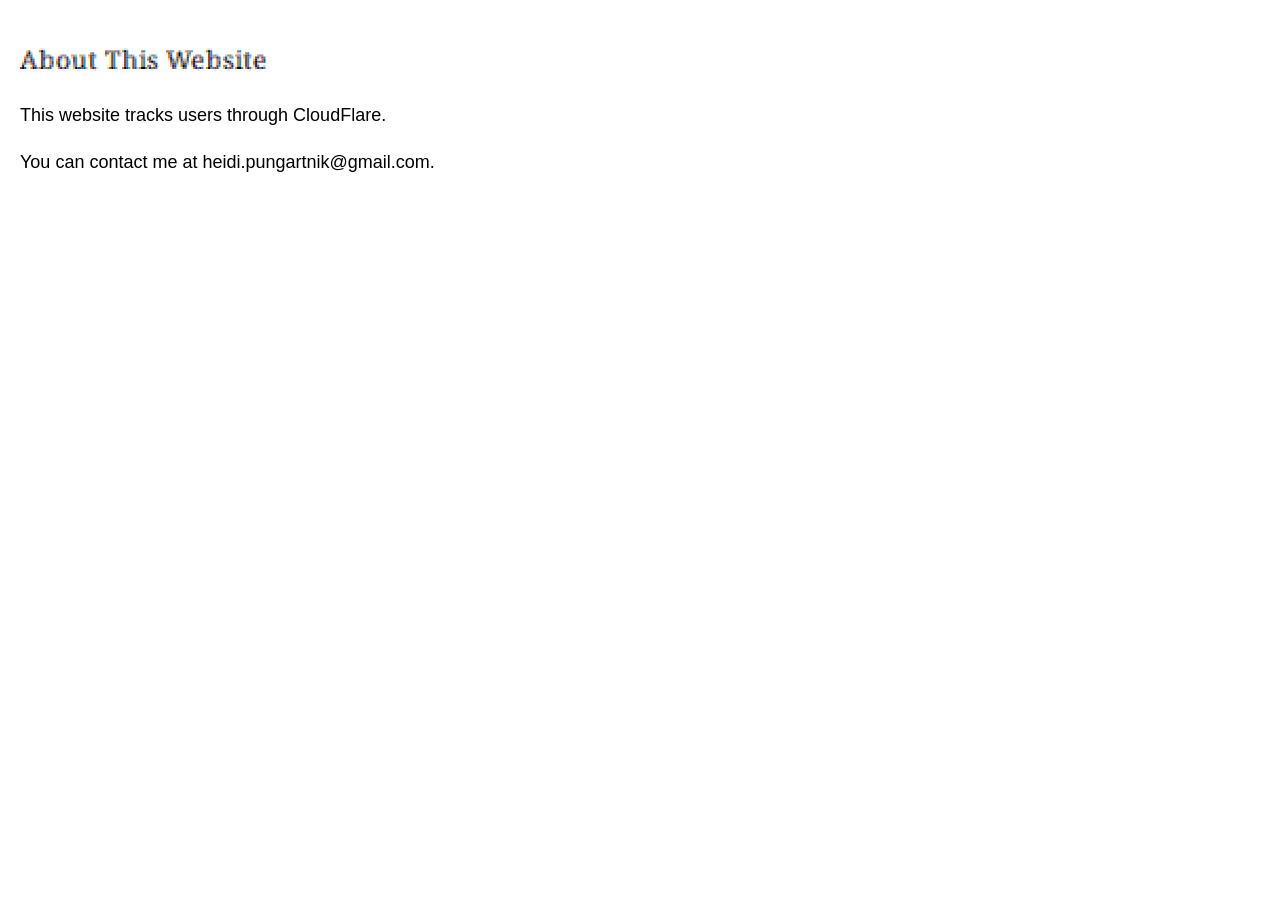
<file: about.html>
<!DOCTYPE html>
<html lang="en">
<head>
    <meta charset="UTF-8">
    <meta name="viewport" content="width=device-width, initial-scale=1.0">
    <title>Heidi.si :: About</title>
    <meta name="robots" content="noindex">
    <link rel="stylesheet" type="text/css" href="style.css"></link>
    <style>
@import url('https://fonts.googleapis.com/css2?family=Coral+Pixels&display=swap');
</style>
</head>
<body>

    <h1>About This Website</h1>
<p>
    This website tracks users through CloudFlare.
</p>
<p>You can contact me at heidi.pungartnik@gmail.com.</p>

<script src="script.js"></script>

</body>
</html>
</file>
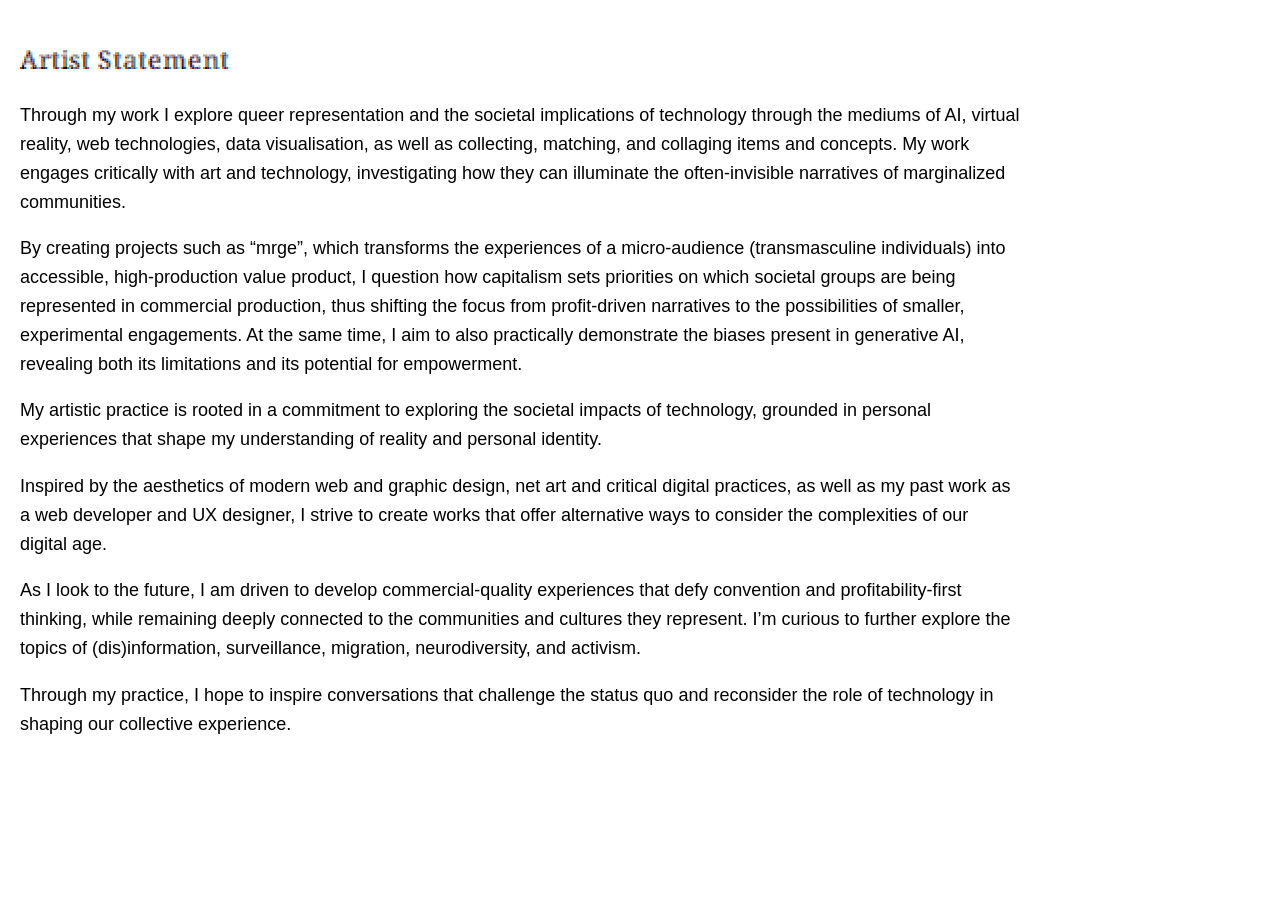
<file: artist-statement.html>
<!DOCTYPE html>
<html lang="en">
<head>
    <meta charset="UTF-8">
    <meta name="viewport" content="width=device-width, initial-scale=1.0">
    <title>Heidi.si :: Artist Statement</title>
    <meta name="robots" content="noindex">
    <link rel="stylesheet" type="text/css" href="style.css"></link>
    <style>
@import url('https://fonts.googleapis.com/css2?family=Coral+Pixels&display=swap');
</style>
</head>
<body>

    <h1>Artist Statement</h1>
<p>Through my work I explore queer representation and the societal implications of technology through the mediums of AI, virtual reality, web technologies, data visualisation, as well as collecting, matching, and collaging items and concepts. My work engages critically with art and technology, investigating how they can illuminate the often-invisible narratives of marginalized communities.</p>

<p>By creating projects such as “mrge”, which transforms the experiences of a micro-audience (transmasculine individuals) into accessible, high-production value product, I question how capitalism sets priorities on which societal groups are being represented in commercial production, thus shifting the focus from profit-driven narratives to the possibilities of smaller, experimental engagements. At the same time, I aim to also practically demonstrate the biases present in generative AI, revealing both its limitations and its potential for empowerment.</p>

<p>My artistic practice is rooted in a commitment to exploring the societal impacts of technology, grounded in personal experiences that shape my understanding of reality and personal identity.</p>

<p>Inspired by the aesthetics of modern web and graphic design, net art and critical digital practices, as well as my past work as a web developer and UX designer, I strive to create works that offer alternative ways to consider the complexities of our digital age.</p>

<p>As I look to the future, I am driven to develop commercial-quality experiences that defy convention and profitability-first thinking, while remaining deeply connected to the communities and cultures they represent. I’m curious to further explore the topics of (dis)information, surveillance, migration, neurodiversity, and activism.</p>

<p>Through my practice, I hope to inspire conversations that challenge the status quo and reconsider the role of technology in shaping our collective experience.</p>


<script src="script.js"></script>

</body>
</html>
</file>
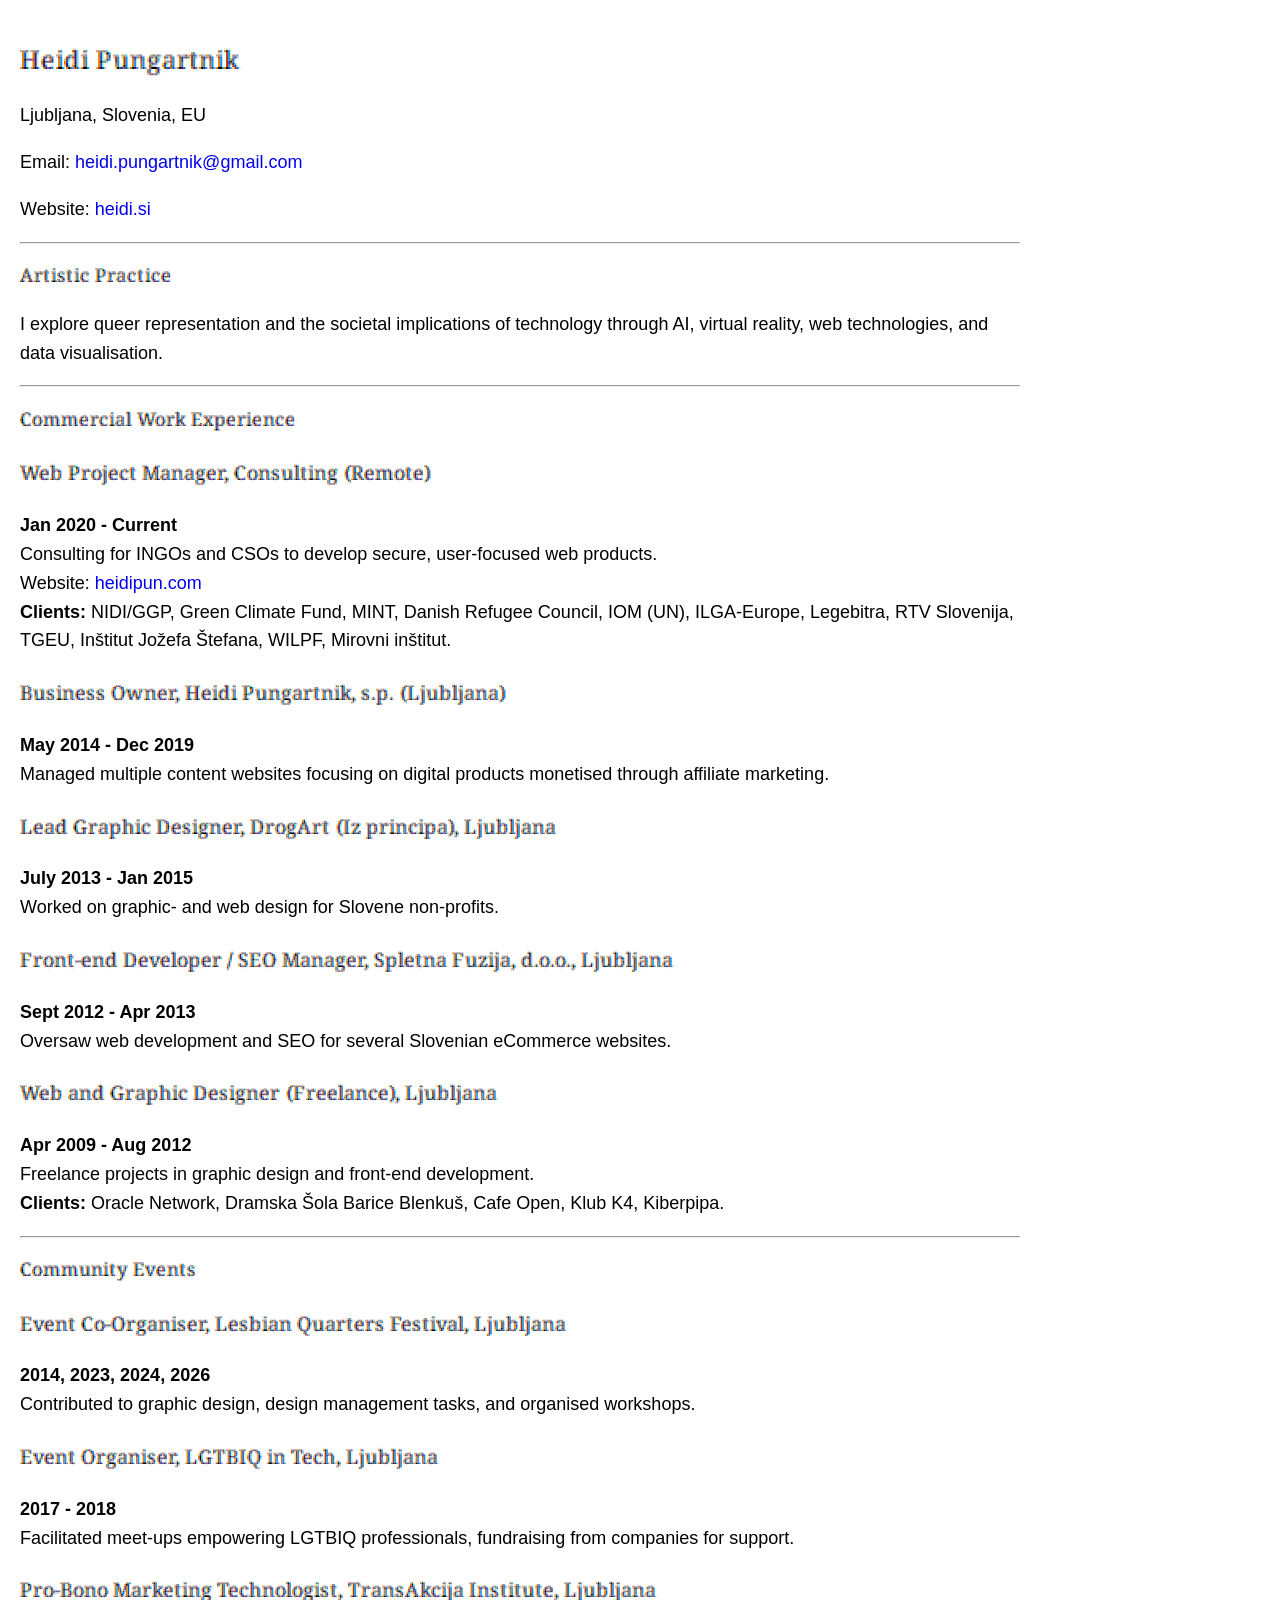
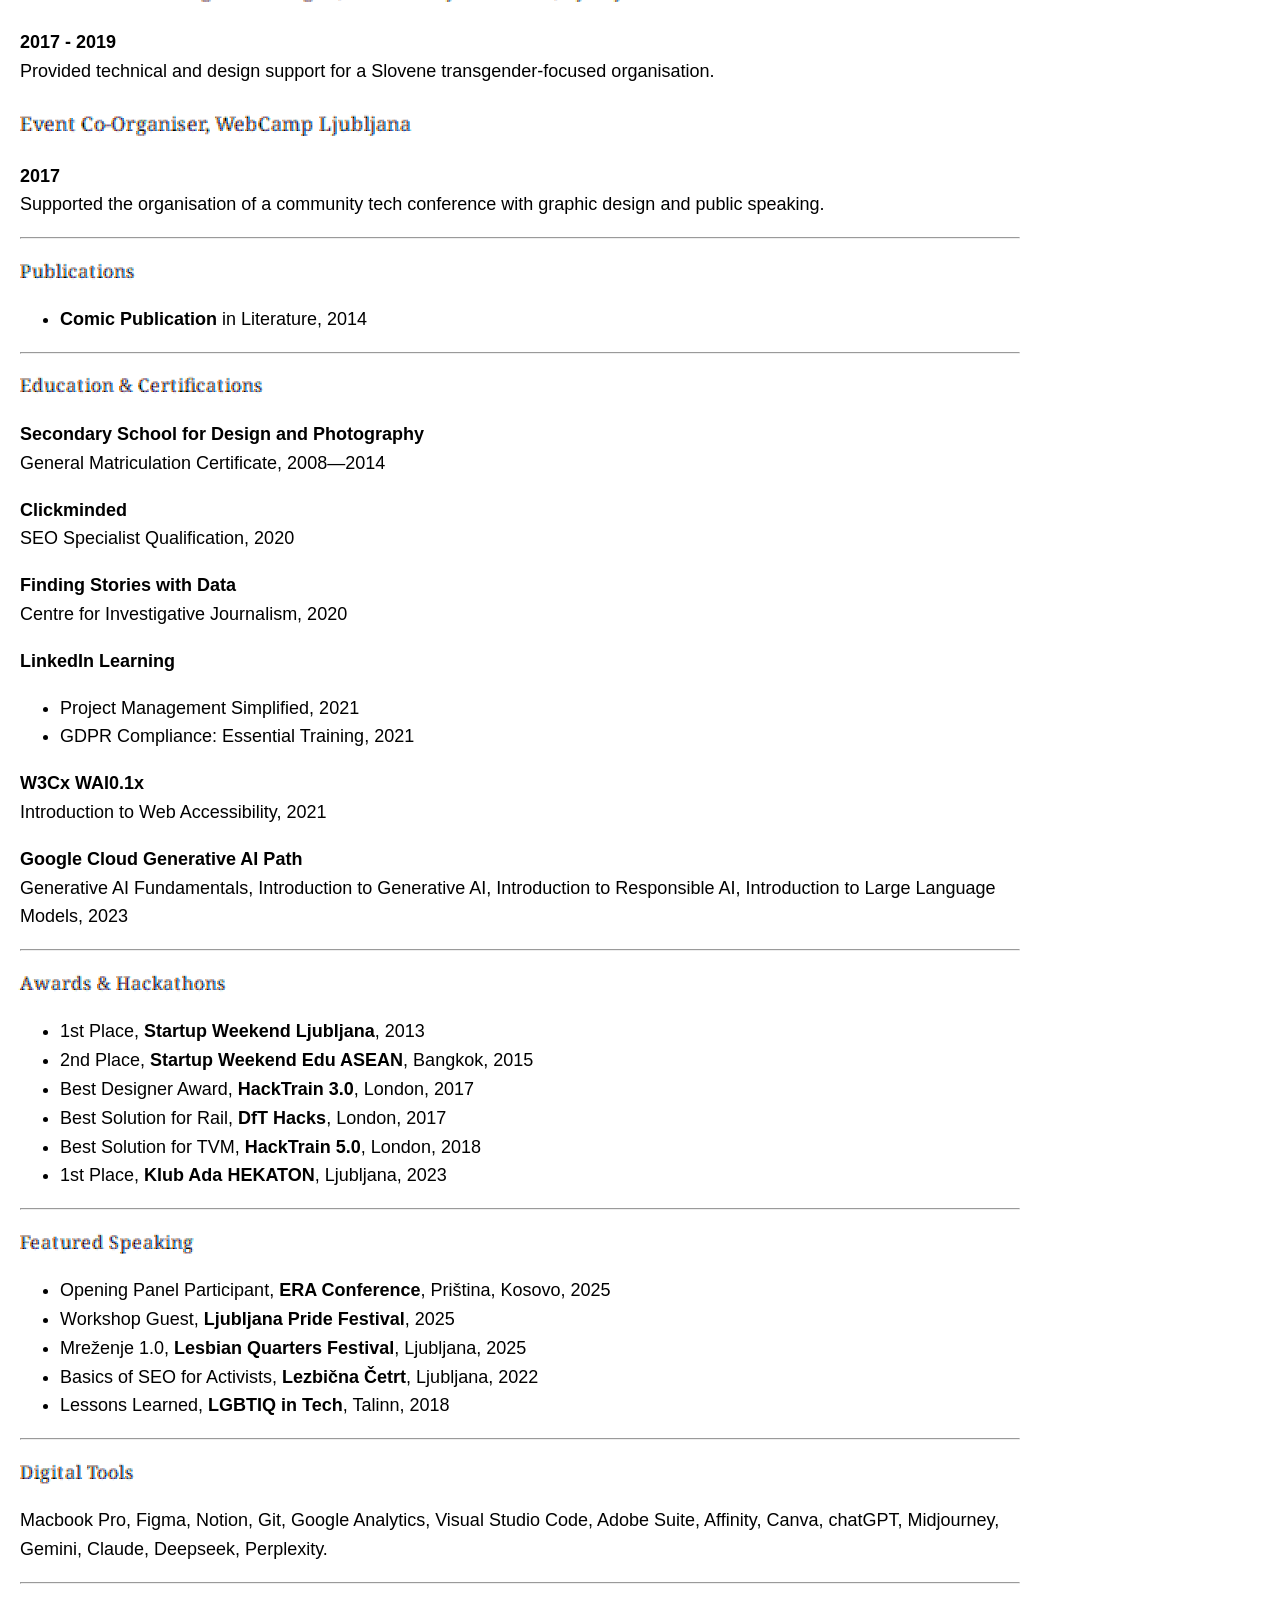
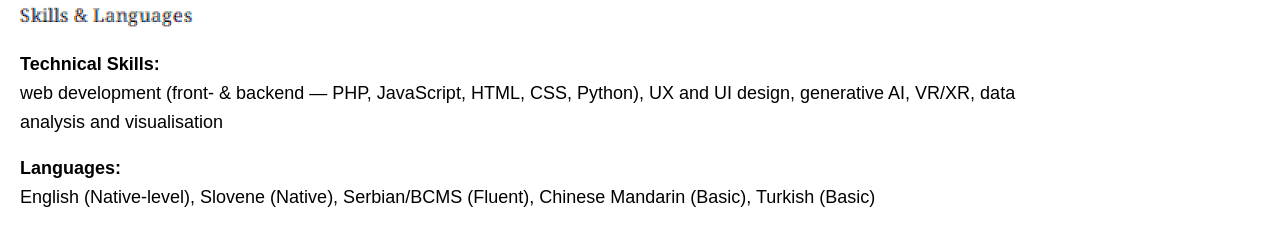
<file: cv.html>
<!DOCTYPE html>
<html lang="en">
<head>
    <meta charset="UTF-8">
    <meta name="viewport" content="width=device-width, initial-scale=1.0">
    <meta name="robots" content="noindex">
    <title>Heidi.si :: CV</title>
    <link rel="stylesheet" type="text/css" href="style.css"></link>
    <style>
@import url('https://fonts.googleapis.com/css2?family=Coral+Pixels&display=swap');
</style>
</head>
<body>

    <h1>Heidi Pungartnik</h1>
<p>Ljubljana, Slovenia, EU</p>
<p>Email: <a href="mailto:heidi.pungartnik@gmail.com">heidi.pungartnik@gmail.com</a></p>
<p>Website: <a href="https://heidi.si">heidi.si</a></p>

<hr>

<h2>Artistic Practice</h2>
<p>I explore queer representation and the societal implications of technology through AI, virtual reality, web technologies, and data visualisation.</p>

<hr>

<h2>Commercial Work Experience</h2>

<h3>Web Project Manager, Consulting (Remote)</h3>
<p><strong>Jan 2020 - Current</strong><br>
Consulting for INGOs and CSOs to develop secure, user-focused web products.<br>
Website: <a href="https://heidipun.com">heidipun.com</a><br>
<strong>Clients:</strong> NIDI/GGP, Green Climate Fund, MINT, Danish Refugee Council, IOM (UN), ILGA-Europe, Legebitra, RTV Slovenija, TGEU, Inštitut Jožefa Štefana, WILPF, Mirovni inštitut.</p>

<h3>Business Owner, Heidi Pungartnik, s.p. (Ljubljana)</h3>
<p><strong>May 2014 - Dec 2019</strong><br>
Managed multiple content websites focusing on digital products monetised through affiliate marketing.</p>

<h3>Lead Graphic Designer, DrogArt (Iz principa), Ljubljana</h3>
<p><strong>July 2013 - Jan 2015</strong><br>
Worked on graphic- and web design for Slovene non-profits.</p>

<h3>Front-end Developer / SEO Manager, Spletna Fuzija, d.o.o., Ljubljana</h3>
<p><strong>Sept 2012 - Apr 2013</strong><br>
Oversaw web development and SEO for several Slovenian eCommerce websites.</p>

<h3>Web and Graphic Designer (Freelance), Ljubljana</h3>
<p><strong>Apr 2009 - Aug 2012</strong><br>
Freelance projects in graphic design and front-end development.<br>
<strong>Clients:</strong> Oracle Network, Dramska Šola Barice Blenkuš, Cafe Open, Klub K4, Kiberpipa.</p>

<hr>

<h2>Community Events</h2>

<h3>Event Co-Organiser, Lesbian Quarters Festival, Ljubljana</h3>
<p><strong>2014, 2023, 2024, 2026</strong><br>
Contributed to graphic design, design management tasks, and organised workshops.</p>

<h3>Event Organiser, LGTBIQ in Tech, Ljubljana</h3>
<p><strong>2017 - 2018</strong><br>
Facilitated meet-ups empowering LGTBIQ professionals, fundraising from companies for support.</p>

<h3>Pro-Bono Marketing Technologist, TransAkcija Institute, Ljubljana</h3>
<p><strong>2017 - 2019</strong><br>
Provided technical and design support for a Slovene transgender-focused organisation.</p>

<h3>Event Co-Organiser, WebCamp Ljubljana</h3>
<p><strong>2017</strong><br>
Supported the organisation of a community tech conference with graphic design and public speaking.</p>

<hr>

<h2>Publications</h2>
<ul>
    <li><strong>Comic Publication</strong> in Literature, 2014</li>
</ul>

<hr>

<h2>Education & Certifications</h2>

<p><strong>Secondary School for Design and Photography</strong><br>
General Matriculation Certificate, 2008—2014</p>

<p><strong>Clickminded</strong><br>
SEO Specialist Qualification, 2020</p>

<p><strong>Finding Stories with Data</strong><br>
Centre for Investigative Journalism, 2020</p>

<p><strong>LinkedIn Learning</strong></p>
<ul>
    <li>Project Management Simplified, 2021</li>
    <li>GDPR Compliance: Essential Training, 2021</li>
</ul>

<p><strong>W3Cx WAI0.1x</strong><br>
Introduction to Web Accessibility, 2021</p>

<p><strong>Google Cloud Generative AI Path</strong><br>
Generative AI Fundamentals, Introduction to Generative AI, Introduction to Responsible AI, Introduction to Large Language Models, 2023</p>

<hr>

<h2>Awards & Hackathons</h2>
<ul>
    <li>1st Place, <strong>Startup Weekend Ljubljana</strong>, 2013</li>
    <li>2nd Place, <strong>Startup Weekend Edu ASEAN</strong>, Bangkok, 2015</li>
    <li>Best Designer Award, <strong>HackTrain 3.0</strong>, London, 2017</li>
    <li>Best Solution for Rail, <strong>DfT Hacks</strong>, London, 2017</li>
    <li>Best Solution for TVM, <strong>HackTrain 5.0</strong>, London, 2018</li>
    <li>1st Place, <strong>Klub Ada HEKATON</strong>, Ljubljana, 2023</li>
</ul>

<hr>

<h2>Featured Speaking</h2>
<ul>
    <li>Opening Panel Participant, <strong>ERA Conference</strong>, Priština, Kosovo, 2025</li>
    <li>Workshop Guest, <strong>Ljubljana Pride Festival</strong>, 2025</li>
    <li>Mreženje 1.0, <strong>Lesbian Quarters Festival</strong>, Ljubljana, 2025</li>
    <li>Basics of SEO for Activists, <strong>Lezbična Četrt</strong>, Ljubljana, 2022</li>
    <li>Lessons Learned, <strong>LGBTIQ in Tech</strong>, Talinn, 2018</li>
</ul>

<hr>

<h2>Digital Tools</h2>
<p>Macbook Pro, Figma, Notion, Git, Google Analytics, Visual Studio Code, Adobe Suite, Affinity, Canva, chatGPT, Midjourney, Gemini, Claude, Deepseek, Perplexity.</p>

<hr>

<h2>Skills & Languages</h2>

<p><strong>Technical Skills:</strong><br>
web development (front- & backend — PHP, JavaScript, HTML, CSS, Python), UX and UI design, generative AI, VR/XR, data analysis and visualisation</p>

<p><strong>Languages:</strong><br>
English (Native-level), Slovene (Native), Serbian/BCMS (Fluent), Chinese Mandarin (Basic), Turkish (Basic)</p>


   <script src="script.js"></script>

</body>
</html>
</file>
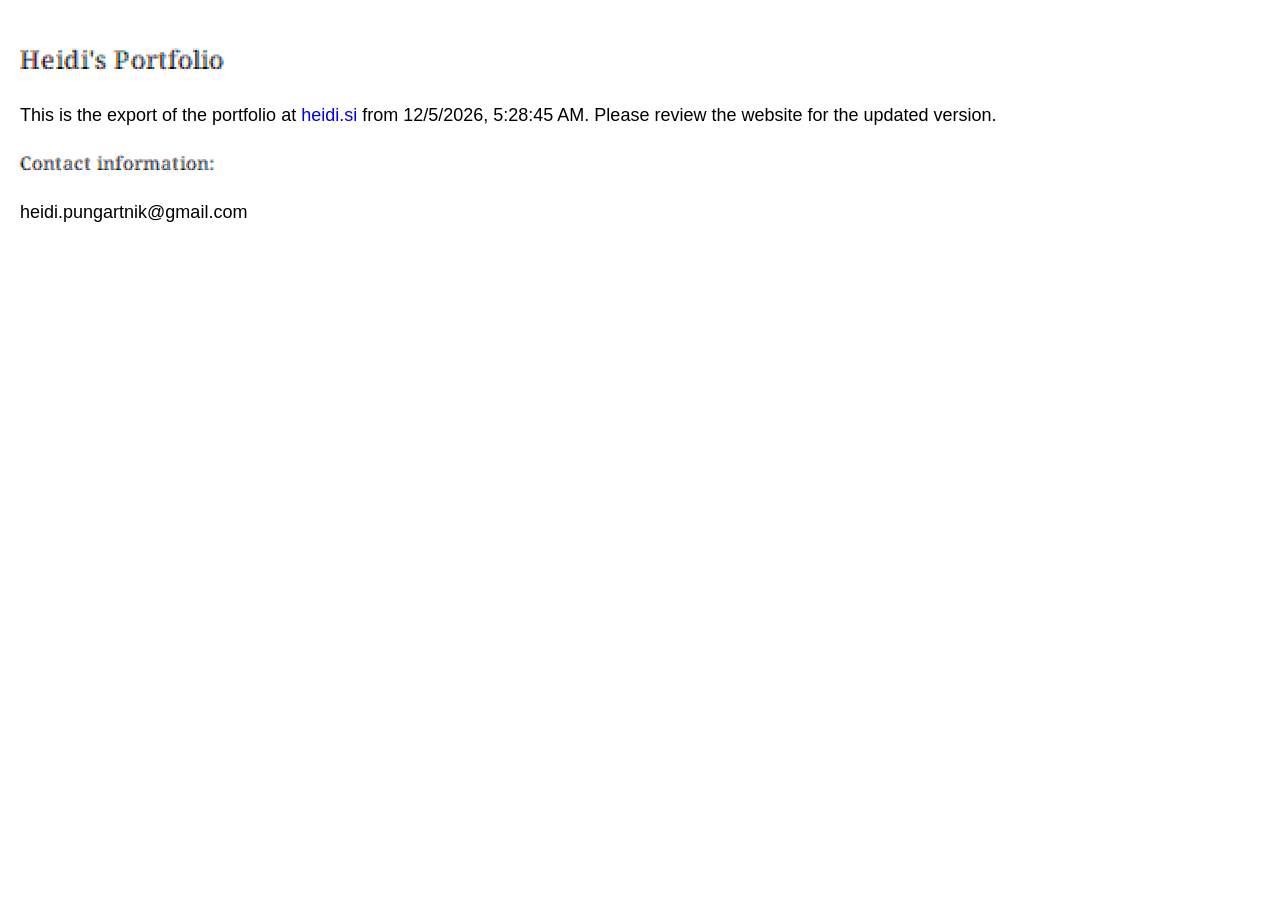
<file: introduction.html>
<!DOCTYPE html>
<html lang="en">
<head>
    <meta charset="UTF-8">
    <meta name="viewport" content="width=device-width, initial-scale=1.0">
    <title>Heidi.si :: Artist Statement</title>
    <meta name="robots" content="noindex">
    <link rel="stylesheet" type="text/css" href="style.css"></link>
    <style>
@import url('https://fonts.googleapis.com/css2?family=Coral+Pixels&display=swap');
</style>
</head>
<body>

    <h1>Heidi's Portfolio</h1>
<p>This is the export of the portfolio at <a href="https://heidi.si/">heidi.si</a> from <span id="datetime-display">Loading date and time...</span>. Please review the website for the updated version.</p>

<h2>Contact information:</h2>
<p>heidi.pungartnik@gmail.com</p>
    <script>
        // 2. Get the current date and time
        const now = new Date();

        // 3. Format it cleanly (e.g., "10/20/2026, 11:53:00 AM")
        const formattedDateTime = now.toLocaleString();

        // 4. Output it directly into the HTML element
        document.getElementById("datetime-display").textContent = formattedDateTime;
    </script>

<script src="script.js"></script>

</body>
</html>
</file>
<file: style.css>
body {
            font-family: sans-serif;
            background-color: #ffffff;
            color: #000000;
            padding: 20px;
            margin: 0;
            max-width: 1000px;
            line-height: 1.6;
            font-size: 18px;
        }

        h1, h2, h3, h4, h5 {
            font-family: "Coral Pixels", monospace;
            font-weight: 400;
            font-style: normal;
        }

        h1 {font-size: 1.5em;margin-bottom: 20px;}
        h2 {font-size: 1.1em;margin-bottom: 0px;}

        table {
            width: 100%;
            max-width: 1000px;
            border-collapse: collapse;
            font-family: monospace;
            font-size: 13px;
        }
        th, td {
            text-align: left;
            padding: 4px 8px;
            white-space: nowrap;
        }
        th {
            border-bottom: 2px solid #cccccc;
        }
        th a {
            color: #000000;
            text-decoration: none;
        }
        th a:hover {
            text-decoration: underline;
        }
        tr.parent-row {
            border-bottom: 1px solid #eeeeee;
        }
        td.val-size, td.val-date, td.val-tags {
            text-align: right;
        }
        a {
            color: #0000ee;
            text-decoration: none;
        }
        a:visited {
            color: #551a8b;
        }
        a:hover {
            text-decoration: underline;
        }
        .icon {
            width: 16px;
            height: 16px;
            vertical-align: middle;
            margin-right: 5px;
        }
        footer {
            margin-top: 15px;
            border-top: 1px solid #cccccc;
            padding-top: 5px;
            font-size: 12px;
            color: #555555;
            font-style: italic;
        }

        img {
            max-width: 100%;
        }

        .table {
            max-width: 100%;
            overflow: scroll;
        }


@media (max-width: 1024px) {
   
}
</file>
